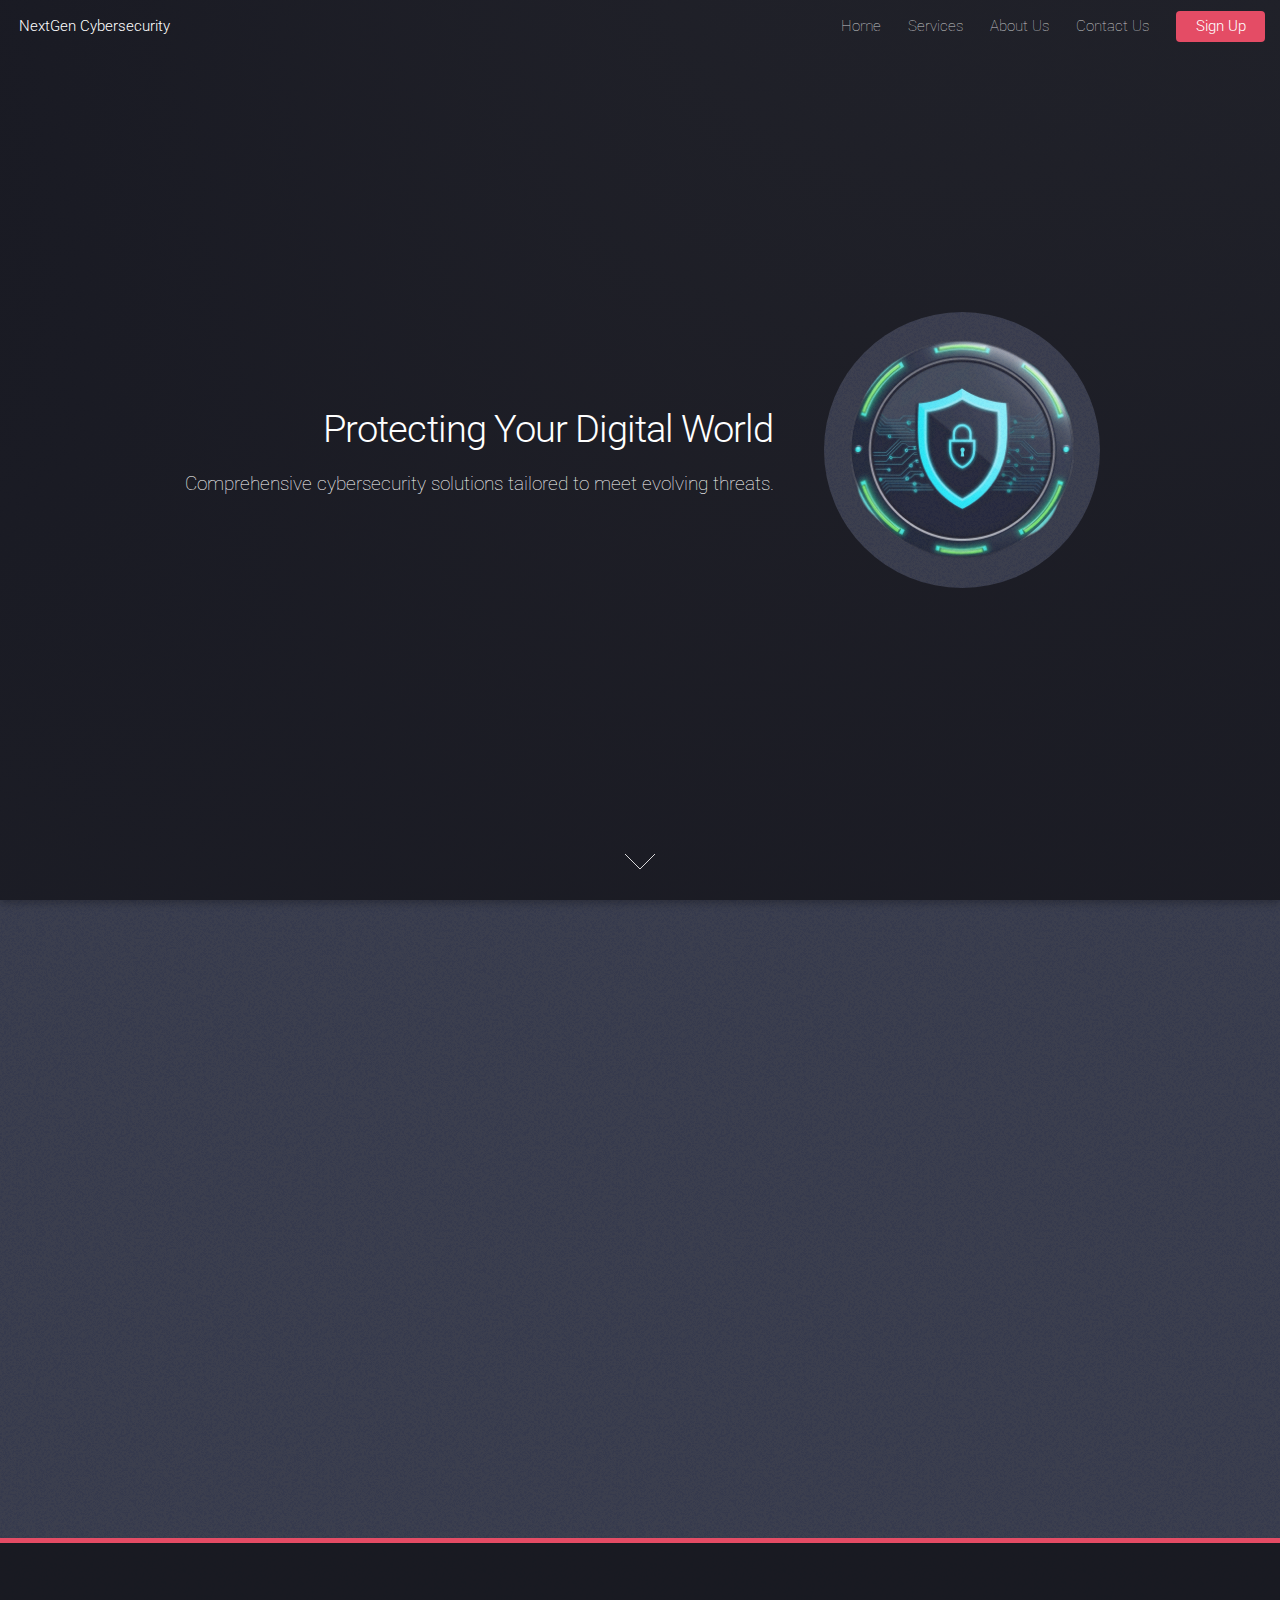
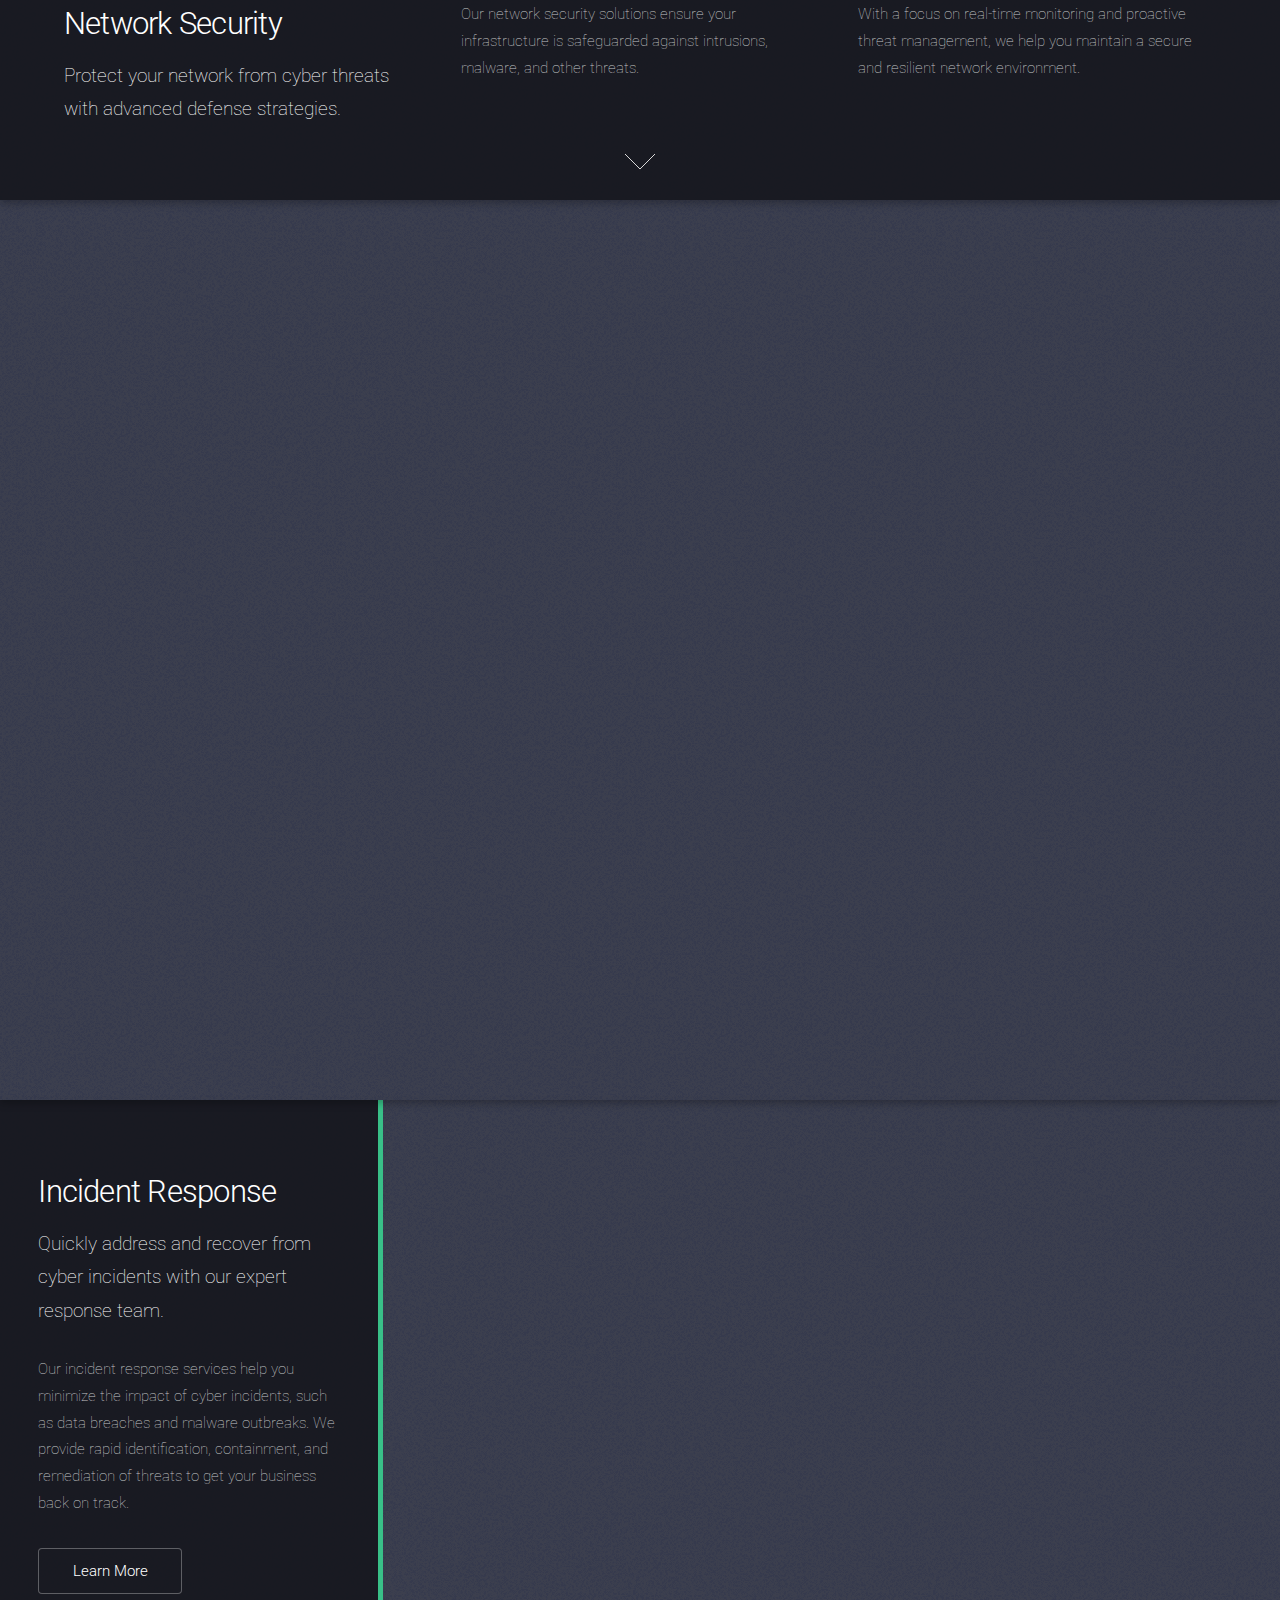
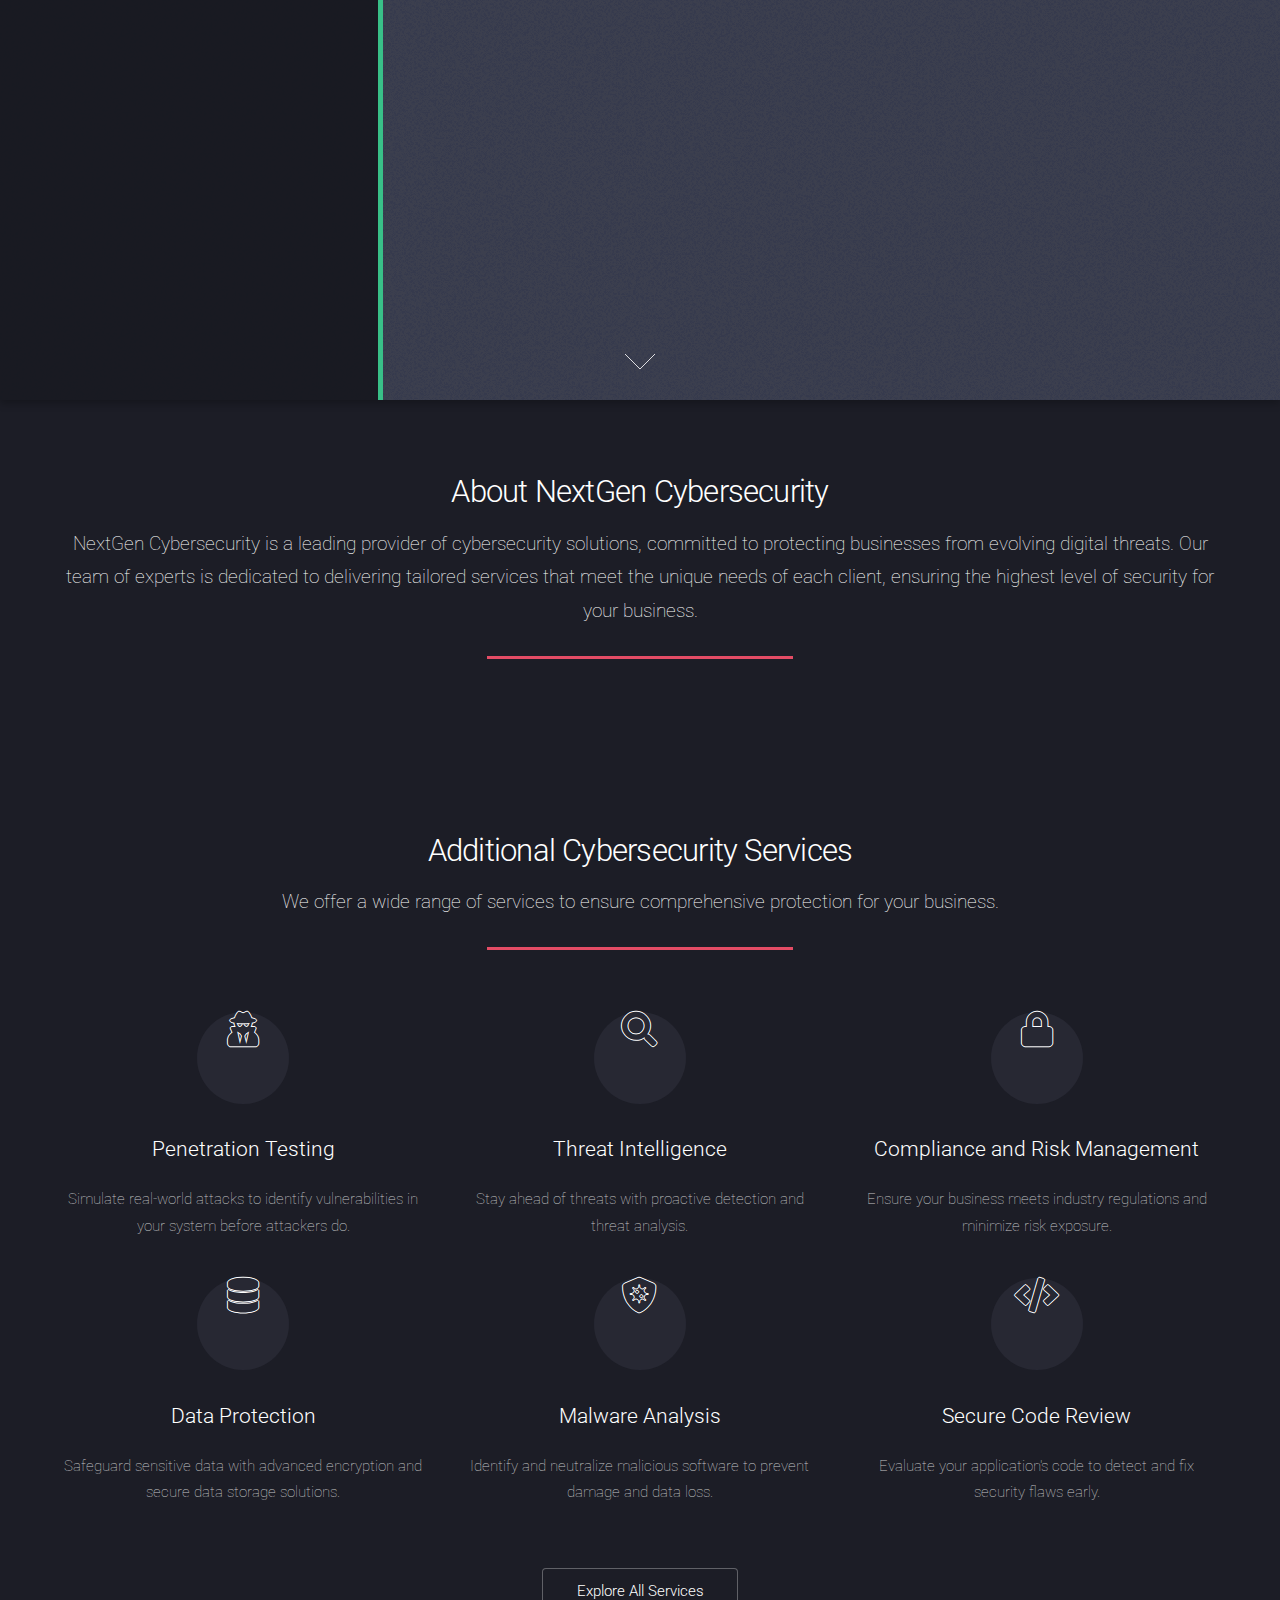
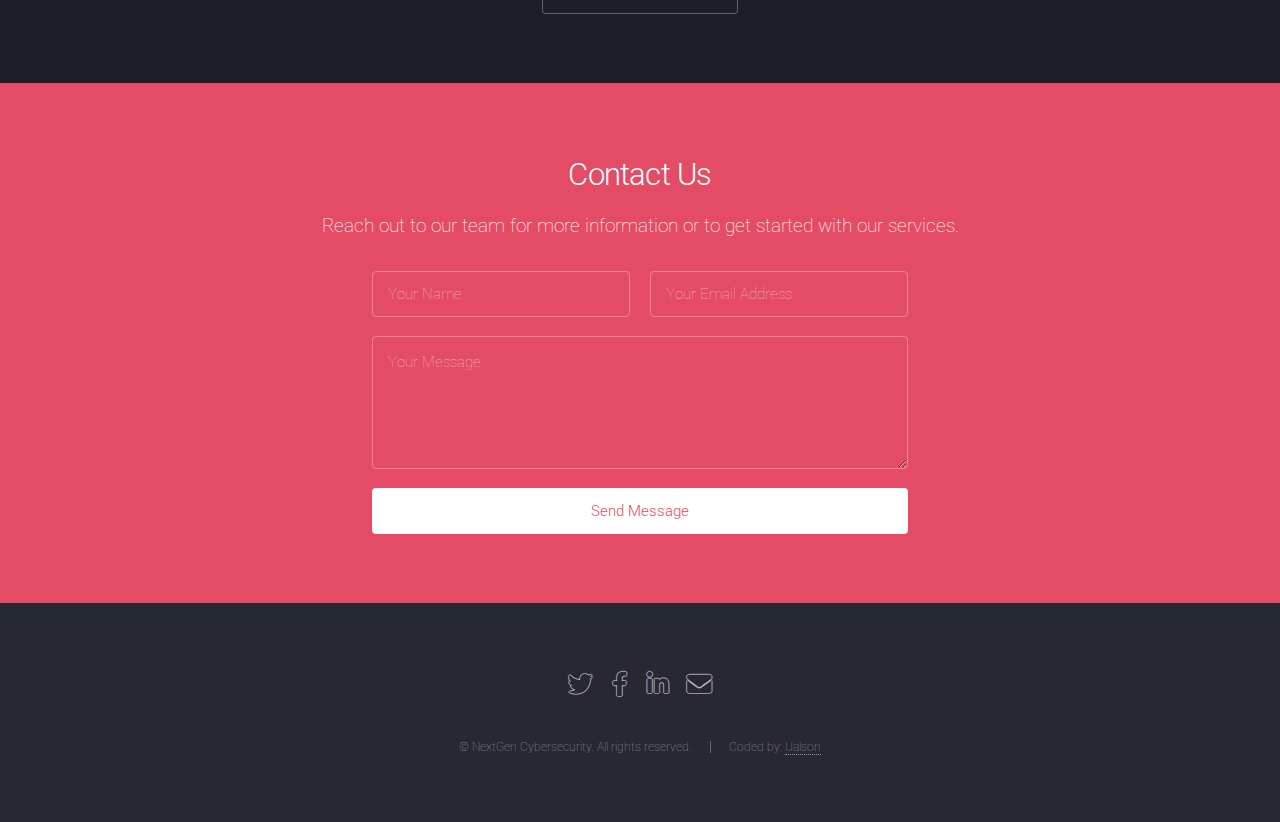
<file: index.html>
<html>
<head>
    <title>NextGen Cybersecurity Services</title>
    <meta charset="utf-8" />
    <meta name="viewport" content="width=device-width, initial-scale=1, user-scalable=no" />
    <link rel="stylesheet" href="assets/css/main.css" />
    <noscript><link rel="stylesheet" href="assets/css/noscript.css" /></noscript>
</head>
<body class="is-preload landing">
    <div id="page-wrapper">

        
        <header id="header">
            <h1 id="logo"><a href="index.html">NextGen Cybersecurity</a></h1>
            <nav id="nav">
                <ul>
                    <li><a href="index.html">Home</a></li>
                    <li>
                        <a href="#">Services</a>
                        <ul>
                            <li><a href="right-sidebar.html">Penetration Testing</a></li> <!-- Linked to right-sidebar.html -->
                            <li><a href="left-sidebar.html">Threat Intelligence</a></li> <!-- Linked to left-sidebar.html -->
                            <li><a href="no-sidebar.html">Compliance and Risk Management</a></li> <!-- Linked to nosidebar.html -->
                            <li><a href="moreservices.html">More Services</a></li>
                        </ul>
                    </li>
                    <li><a href="#about-us">About Us</a></li> <!-- Added About Us in Navbar -->
                    <li><a href="#contact">Contact Us</a></li>
                    <li><a href="signup.html" class="button primary">Sign Up</a></li>
                </ul>
            </nav>
        </header>

       
        <section id="banner">
            <div class="content">
                <header>
                    <h2>Protecting Your Digital World</h2>
                    <p>Comprehensive cybersecurity solutions tailored to meet evolving threats.</p>
                </header>
                <span class="image"><img src="images/cybersecurity-banner.jpg" alt="Cybersecurity Banner" /></span>
            </div>
            <a href="#services" class="goto-next scrolly">Next</a>
        </section>

        <!-- Cybersecurity Services Section -->
        <section id="services" class="spotlight style1 bottom">
            <span class="image fit main"><img src="images/network-security.jpg" alt="Network Security" /></span>
            <div class="content">
                <div class="container">
                    <div class="row">
                        <div class="col-4 col-12-medium">
                            <header>
                                <h2><a href="right-sidebar.html">Network Security</a></h2> <!-- Linked to right-sidebar.html -->
                                <p>Protect your network from cyber threats with advanced defense strategies.</p>
                            </header>
                        </div>
                        <div class="col-4 col-12-medium">
                            <p>Our network security solutions ensure your infrastructure is safeguarded against intrusions, malware, and other threats.</p>
                        </div>
                        <div class="col-4 col-12-medium">
                            <p>With a focus on real-time monitoring and proactive threat management, we help you maintain a secure and resilient network environment.</p>
                        </div>
                    </div>
                </div>
            </div>
            <a href="#cloud-security" class="goto-next scrolly">Next</a>
        </section>

       
        <section id="cloud-security" class="spotlight style2 right">
            <span class="image fit main"><img src="images/cloud-security.jpg" alt="Cloud Security" /></span>
            <div class="content">
                <header>
                    <h2><a href="left-sidebar.html">Cloud Security</a></h2> <!-- Linked to left-sidebar.html -->
                    <p>Protect your data and applications in the cloud with our comprehensive solutions.</p>
                </header>
                <p>Our cloud security services provide end-to-end protection for your cloud environments, ensuring that your data remains safe and compliant. We implement robust security measures, including identity and access management, encryption, and continuous monitoring.</p>
                <ul class="actions">
                    <li><a href="cloud-security.html" class="button">Learn More</a></li>

                </ul>
            </div>
            <a href="#incident-response" class="goto-next scrolly">Next</a>
        </section>

      
        <section id="incident-response" class="spotlight style3 left">
            <span class="image fit main bottom"><img src="images/incident-response.jpg" alt="Incident Response" /></span>
            <div class="content">
                <header>
                    <h2><a href="nosidebar.html">Incident Response</a></h2> <!-- Linked to nosidebar.html -->
                    <p>Quickly address and recover from cyber incidents with our expert response team.</p>
                </header>
                <p>Our incident response services help you minimize the impact of cyber incidents, such as data breaches and malware outbreaks. We provide rapid identification, containment, and remediation of threats to get your business back on track.</p>
                <ul class="actions">
                    <li><a href="incident-response.html" class="button">Learn More</a></li>
                </ul>
            </div>
            <a href="#about-us" class="goto-next scrolly">Next</a>
        </section>

        
        <section id="about-us" class="wrapper style1 special fade-up">
            <div class="container">
                <header class="major">
                    <h2>About NextGen Cybersecurity</h2>
                    <p>NextGen Cybersecurity is a leading provider of cybersecurity solutions, committed to protecting businesses from evolving digital threats. Our team of experts is dedicated to delivering tailored services that meet the unique needs of each client, ensuring the highest level of security for your business.</p>
                </header>
            </div>
        </section>

       
        <section id="additional-services" class="wrapper style1 special fade-up">
            <div class="container">
                <header class="major">
                    <h2>Additional Cybersecurity Services</h2>
                    <p>We offer a wide range of services to ensure comprehensive protection for your business.</p>
                </header>
                <div class="box alt">
                    <div class="row gtr-uniform">
                        <section class="col-4 col-6-medium col-12-xsmall">
                            <span class="icon solid alt major fa-user-secret"></span>
                            <h3>Penetration Testing</h3>
                            <p>Simulate real-world attacks to identify vulnerabilities in your system before attackers do.</p>
                        </section>
                        <section class="col-4 col-6-medium col-12-xsmall">
                            <span class="icon solid alt major fa-search"></span>
                            <h3>Threat Intelligence</h3>
                            <p>Stay ahead of threats with proactive detection and threat analysis.</p>
                        </section>
                        <section class="col-4 col-6-medium col-12-xsmall">
                            <span class="icon solid alt major fa-lock"></span>
                            <h3>Compliance and Risk Management</h3>
                            <p>Ensure your business meets industry regulations and minimize risk exposure.</p>
                        </section>
                        <section class="col-4 col-6-medium col-12-xsmall">
                            <span class="icon solid alt major fa-database"></span>
                            <h3>Data Protection</h3>
                            <p>Safeguard sensitive data with advanced encryption and secure data storage solutions.</p>
                        </section>
                        <section class="col-4 col-6-medium col-12-xsmall">
                            <span class="icon solid alt major fa-shield-virus"></span>
                            <h3>Malware Analysis</h3>
                            <p>Identify and neutralize malicious software to prevent damage and data loss.</p>
                        </section>
                        <section class="col-4 col-6-medium col-12-xsmall">
                            <span class="icon solid alt major fa-code"></span>
                            <h3>Secure Code Review</h3>
                            <p>Evaluate your application's code to detect and fix security flaws early.</p>
                        </section>
                    </div>
                </div>
                <footer class="major">
                    <ul class="actions special">
                        <li><a href="moreservices.html" class="button">Explore All Services</a></li>
                    </ul>
                </footer>
            </div>
        </section>

  
        <section id="contact" class="wrapper style2 special fade">
            <div class="container">
                <header>
                    <h2>Contact Us</h2>
                    <p>Reach out to our team for more information or to get started with our services.</p>
                </header>
                <form method="post" action="contact.html" class="cta">
                    <div class="row gtr-uniform gtr-50">
                        <div class="col-6 col-12-xsmall">
                            <input type="text" name="name" id="name" placeholder="Your Name" required />
                        </div>
                        <div class="col-6 col-12-xsmall">
                            <input type="email" name="email" id="email" placeholder="Your Email Address" required />
                        </div>
                        <div class="col-12">
                            <textarea name="message" id="message" placeholder="Your Message" rows="4" required></textarea>
                        </div>
                        <div class="col-12">
                            <input type="submit" value="Send Message" class="fit primary" />
                        </div>
                    </div>
                </form>
            </div>
        </section>

      
        <footer id="footer">
            <ul class="icons">
                <li><a href="#" class="icon brands alt fa-twitter"><span class="label">Twitter</span></a></li>
                <li><a href="#" class="icon brands alt fa-facebook-f"><span class="label">Facebook</span></a></li>
                <li><a href="#" class="icon brands alt fa-linkedin-in"><span class="label">LinkedIn</span></a></li>
                <li><a href="#" class="icon solid alt fa-envelope"><span class="label">Email</span></a></li>
            </ul>
            <ul class="copyright">
                <li>&copy; NextGen Cybersecurity. All rights reserved.</li><li>Coded by: <a href="http://html5up.net">Ualson</a></li>
            </ul>
        </footer>

    </div>

    <!-- Scripts -->
    <script src="assets/js/jquery.min.js"></script>
    <script src="assets/js/jquery.scrolly.min.js"></script>
    <script src="assets/js/jquery.dropotron.min.js"></script>
    <script src="assets/js/jquery.scrollex.min.js"></script>
    <script src="assets/js/browser.min.js"></script>
    <script src="assets/js/breakpoints.min.js"></script>
    <script src="assets/js/util.js"></script>
    <script src="assets/js/main.js"></script>

</body>
</html>
</file>
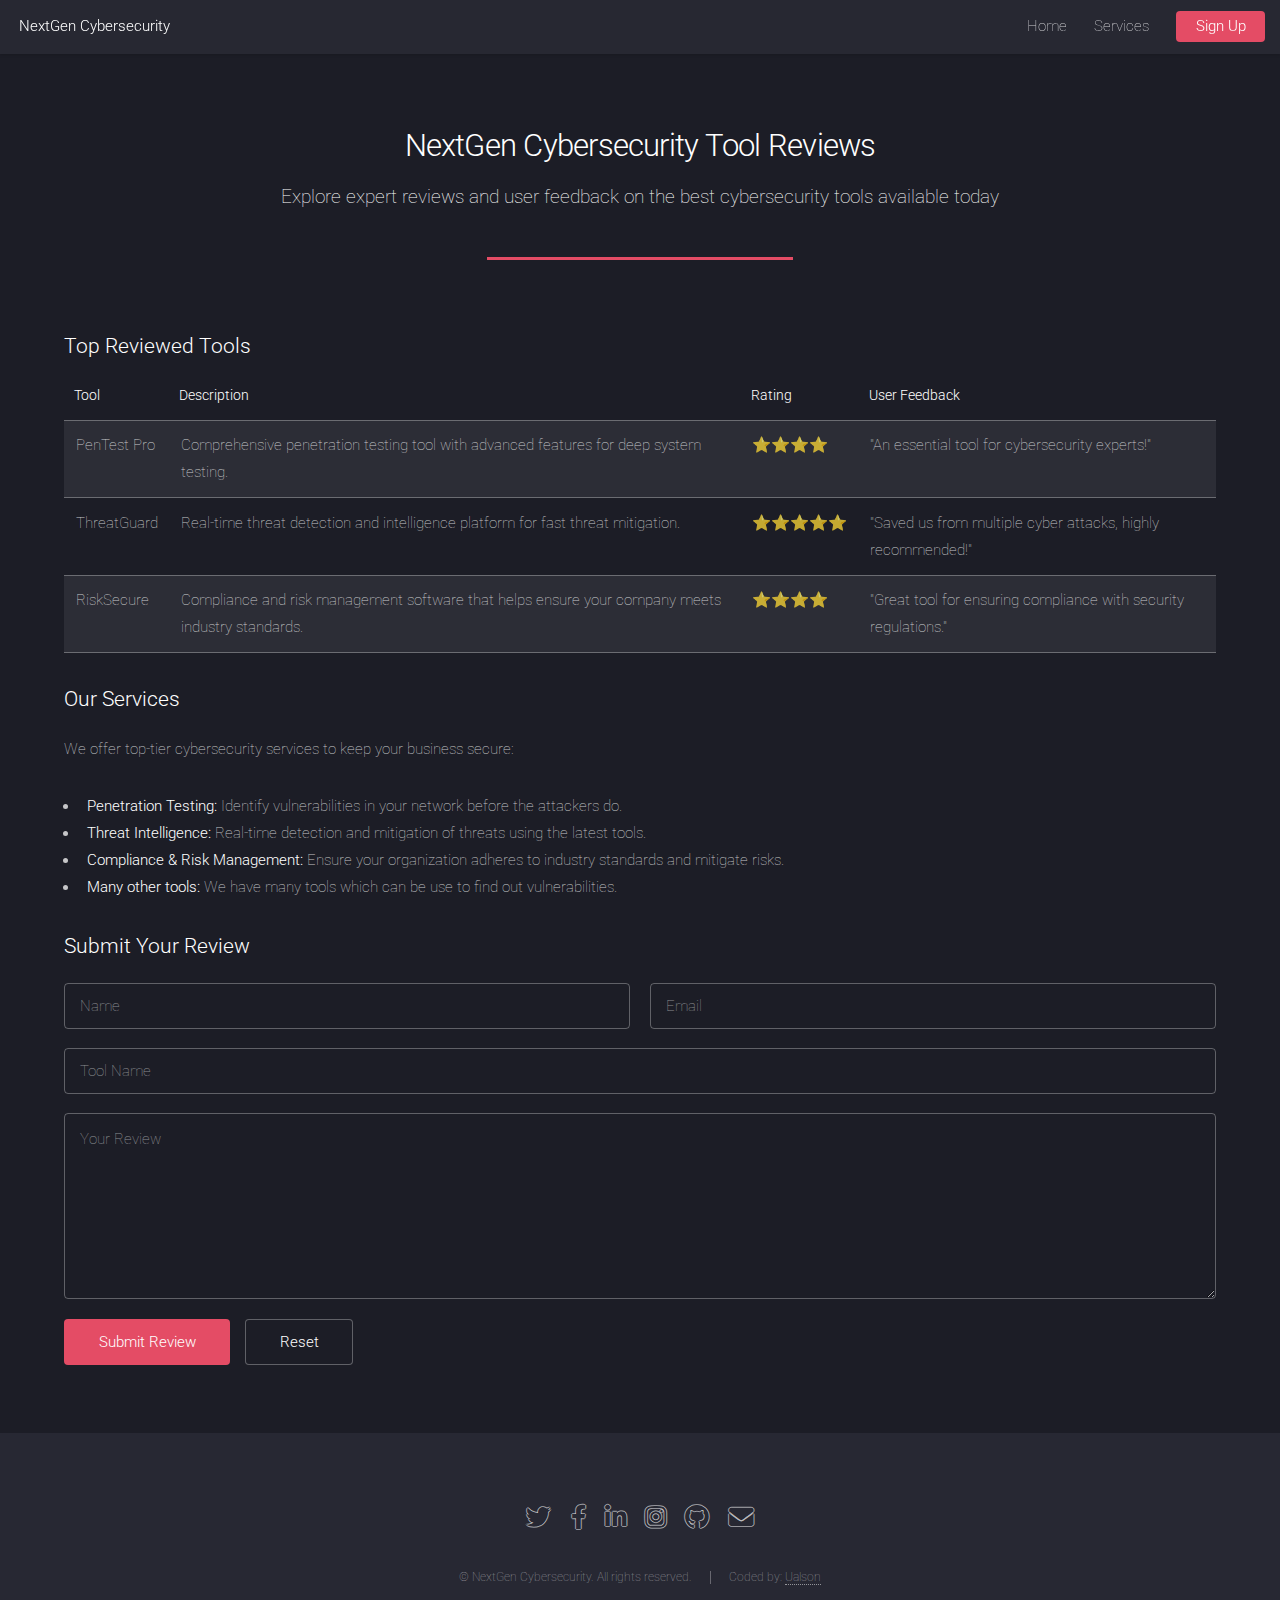
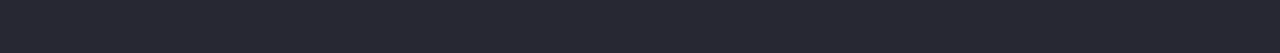
<file: elements.html>
<!DOCTYPE HTML>
<html>
  <head>
    <title>NextGen Cybersecurity Tool Reviews</title>
    <meta charset="utf-8" />
    <meta name="viewport" content="width=device-width, initial-scale=1, user-scalable=no" />
    <link rel="stylesheet" href="assets/css/main.css" />
    <noscript><link rel="stylesheet" href="assets/css/noscript.css" /></noscript>
  </head>
  <body class="is-preload">
    <div id="page-wrapper">

      <!-- Header -->
      <header id="header">
        <h1 id="logo"><a href="index.html">NextGen Cybersecurity</a></h1>
        <nav id="nav">
          <ul>
            <li><a href="index.html">Home</a></li>
            <li>
              <a href="#">Services</a>
              <ul>
                <li><a href="right-sidebar.html">Penetration Testing</a></li>
                <li><a href="left-sidebar.html">Threat Intelligence</a></li>
                <li><a href="no-sidebar.html">Compliance & Risk Management</a></li>
                <li><a href="moreservices.html">More Services</a></li>
              </ul>
            </li>
            <li><a href="#" class="button primary">Sign Up</a></li>
          </ul>
        </nav>
      </header>

      <!-- Main -->
      <div id="main" class="wrapper style1">
        <div class="container">
          <header class="major">
            <h2>NextGen Cybersecurity Tool Reviews</h2>
            <p>Explore expert reviews and user feedback on the best cybersecurity tools available today</p>
          </header>

          <!-- Tool Reviews Section -->
          <section>
            <h3>Top Reviewed Tools</h3>
            <div class="table-wrapper">
              <table>
                <thead>
                  <tr>
                    <th>Tool</th>
                    <th>Description</th>
                    <th>Rating</th>
                    <th>User Feedback</th>
                  </tr>
                </thead>
                <tbody>
                  <tr>
                    <td>PenTest Pro</td>
                    <td>Comprehensive penetration testing tool with advanced features for deep system testing.</td>
                    <td>⭐⭐⭐⭐</td>
                    <td>"An essential tool for cybersecurity experts!"</td>
                  </tr>
                  <tr>
                    <td>ThreatGuard</td>
                    <td>Real-time threat detection and intelligence platform for fast threat mitigation.</td>
                    <td>⭐⭐⭐⭐⭐</td>
                    <td>"Saved us from multiple cyber attacks, highly recommended!"</td>
                  </tr>
                  <tr>
                    <td>RiskSecure</td>
                    <td>Compliance and risk management software that helps ensure your company meets industry standards.</td>
                    <td>⭐⭐⭐⭐</td>
                    <td>"Great tool for ensuring compliance with security regulations."</td>
                  </tr>
                </tbody>
              </table>
            </div>
          </section>

          <!-- Services Section -->
          <section>
            <h3>Our Services</h3>
            <p>We offer top-tier cybersecurity services to keep your business secure:</p>
            <ul>
              <li><b>Penetration Testing:</b> Identify vulnerabilities in your network before the attackers do.</li>
              <li><b>Threat Intelligence:</b> Real-time detection and mitigation of threats using the latest tools.</li>
              <li><b>Compliance & Risk Management:</b> Ensure your organization adheres to industry standards and mitigate risks.</li>
              <li><b>Many other tools:</b> We have many tools which can be use to find out vulnerabilities.</li>
            </ul>
          </section>

          <!-- User Reviews Section -->
          <section>
            <h3>Submit Your Review</h3>
            <form method="post" action="#">
              <div class="row gtr-uniform gtr-50">
                <div class="col-6 col-12-xsmall">
                  <input type="text" name="name" id="name" value="" placeholder="Name" />
                </div>
                <div class="col-6 col-12-xsmall">
                  <input type="email" name="email" id="email" value="" placeholder="Email" />
                </div>
                <div class="col-12">
                  <input type="text" name="tool" id="tool" value="" placeholder="Tool Name" />
                </div>
                <div class="col-12">
                  <textarea name="feedback" id="feedback" placeholder="Your Review" rows="6"></textarea>
                </div>
                <div class="col-12">
                  <ul class="actions">
                    <li><input type="submit" value="Submit Review" class="primary" /></li>
                    <li><input type="reset" value="Reset" /></li>
                  </ul>
                </div>
              </div>
            </form>
          </section>
        </div>
      </div>

      <!-- Footer -->
      <footer id="footer">
        <ul class="icons">
          <li><a href="#" class="icon brands alt fa-twitter"><span class="label">Twitter</span></a></li>
          <li><a href="#" class="icon brands alt fa-facebook-f"><span class="label">Facebook</span></a></li>
          <li><a href="#" class="icon brands alt fa-linkedin-in"><span class="label">LinkedIn</span></a></li>
          <li><a href="#" class="icon brands alt fa-instagram"><span class="label">Instagram</span></a></li>
          <li><a href="#" class="icon brands alt fa-github"><span class="label">GitHub</span></a></li>
          <li><a href="#" class="icon solid alt fa-envelope"><span class="label">Email</span></a></li>
        </ul>
        <ul class="copyright">
          <li>&copy; NextGen Cybersecurity. All rights reserved.</li><li>Coded by: <a href="http://html5up.net">Ualson</a></li>
        </ul>
      </footer>
    </div>

    <!-- Scripts -->
    <script src="assets/js/jquery.min.js"></script>
    <script src="assets/js/jquery.scrolly.min.js"></script>
    <script src="assets/js/jquery.dropotron.min.js"></script>
    <script src="assets/js/jquery.scrollex.min.js"></script>
    <script src="assets/js/browser.min.js"></script>
    <script src="assets/js/breakpoints.min.js"></script>
    <script src="assets/js/util.js"></script>
    <script src="assets/js/main.js"></script>
  </body>
</html>
</file>
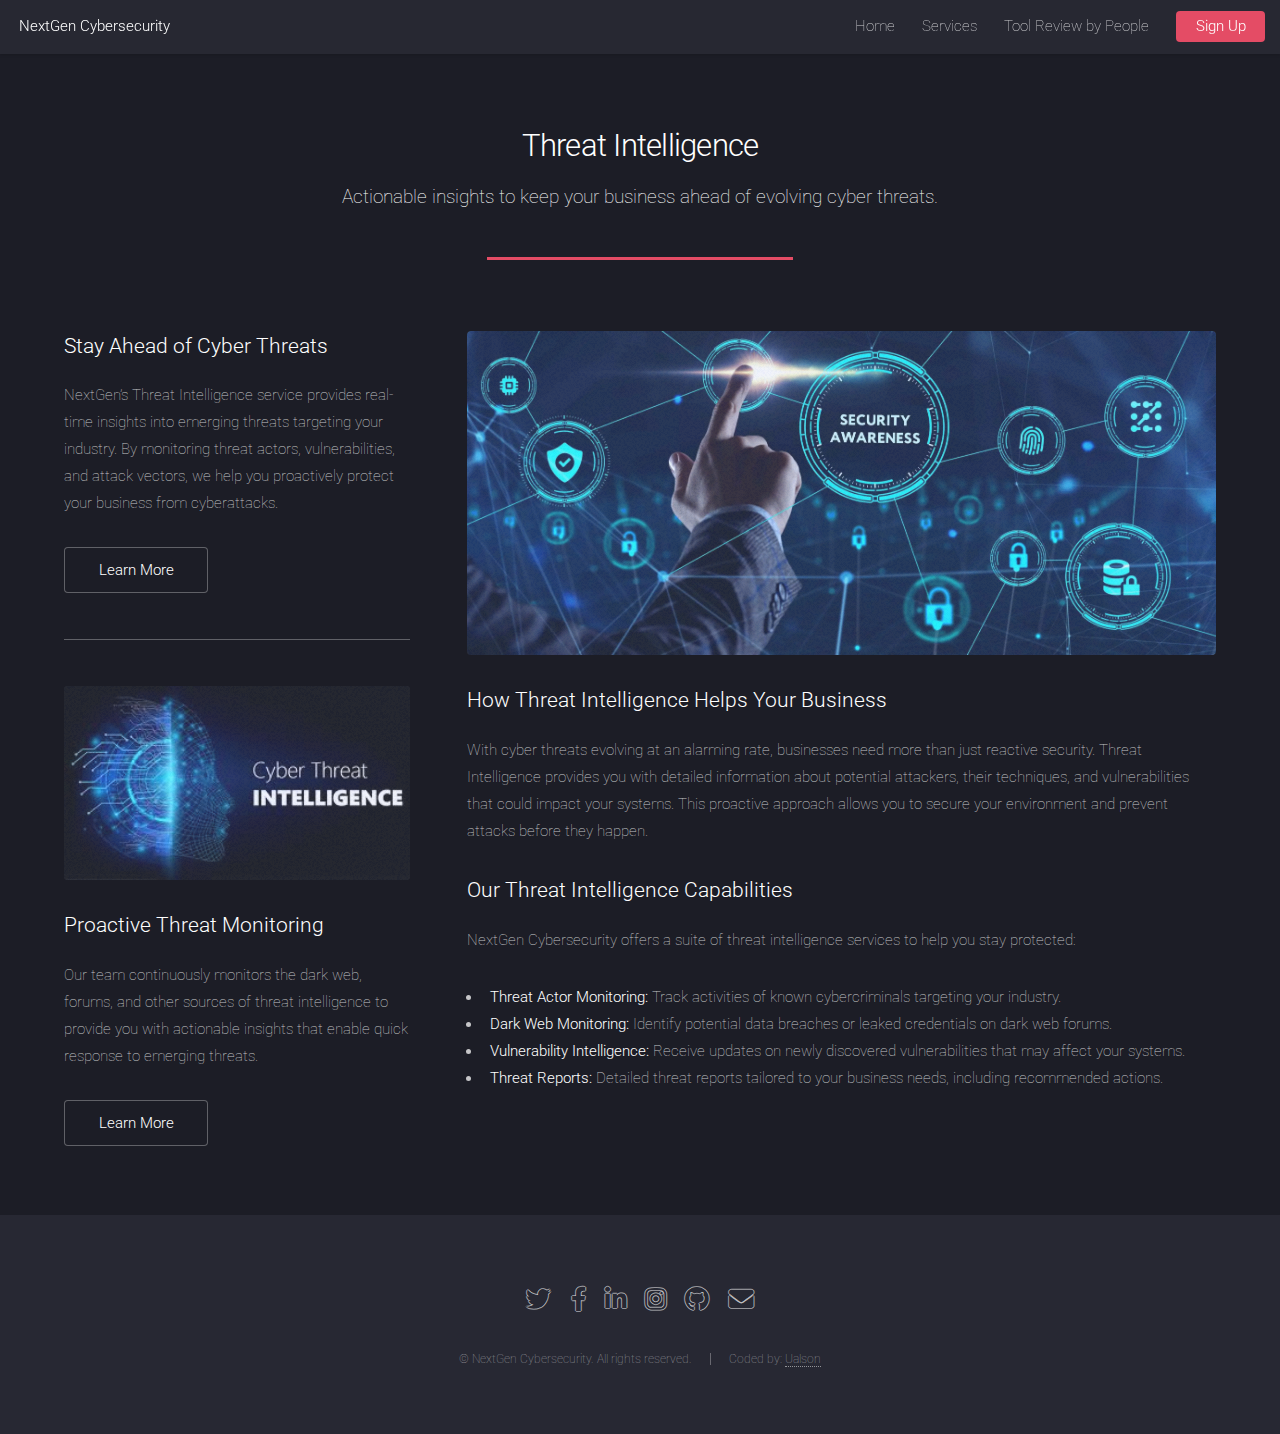
<file: left-sidebar.html>
<!DOCTYPE HTML>
<!--
    Threat Intelligence - NextGen Cybersecurity
-->
<html>
    <head>
        <title>Threat Intelligence - NextGen Cybersecurity</title>
        <meta charset="utf-8" />
        <meta name="viewport" content="width=device-width, initial-scale=1, user-scalable=no" />
        <link rel="stylesheet" href="assets/css/main.css" />
        <noscript><link rel="stylesheet" href="assets/css/noscript.css" /></noscript>
    </head>
    <body class="is-preload">
        <div id="page-wrapper">

            <!-- Header -->
            <header id="header">
                <h1 id="logo"><a href="index.html">NextGen Cybersecurity</a></h1>
                <nav id="nav">
                    <ul>
                        <li><a href="index.html">Home</a></li>
                        <li>
                            <a href="#">Services</a>
                            <ul>
                                <li><a href="right-sidebar.html">Penetration Testing</a></li>
                                <li><a href="left-sidebar.html">Threat Intelligence</a></li>
                                <li><a href="no-sidebar.html">Compliance and Risk Management</a></li>
                                <li><a href="moreservices.html">More Services</a></li>
                            </ul>
                        </li>
                        <li><a href="elements.html">Tool Review by People</a></li> <!-- Renamed Elements -->
                        <li><a href="signup.html" class="button primary">Sign Up</a></li> <!-- Updated Sign Up -->
                    </ul>
                </nav>
            </header>

            <!-- Main -->
            <div id="main" class="wrapper style1">
                <div class="container">
                    <header class="major">
                        <h2>Threat Intelligence</h2>
                        <p>Actionable insights to keep your business ahead of evolving cyber threats.</p>
                    </header>
                    <div class="row gtr-150">
                        <div class="col-4 col-12-medium">

                            <!-- Sidebar -->
                            <section id="sidebar">
                                <section>
                                    <h3>Stay Ahead of Cyber Threats</h3>
                                    <p>NextGen’s Threat Intelligence service provides real-time insights into emerging threats targeting your industry. By monitoring threat actors, vulnerabilities, and attack vectors, we help you proactively protect your business from cyberattacks.</p>
                                    <footer>
                                        <ul class="actions">
                                            <li><a href="#" class="button">Learn More</a></li>
                                        </ul>
                                    </footer>
                                </section>
                                <hr />
                                <section>
                                    <a href="#" class="image fit"><img src="images/threat-intelligence.jpg" alt="Threat Intelligence" /></a>
                                    <h3>Proactive Threat Monitoring</h3>
                                    <p>Our team continuously monitors the dark web, forums, and other sources of threat intelligence to provide you with actionable insights that enable quick response to emerging threats.</p>
                                    <footer>
                                        <ul class="actions">
                                            <li><a href="#" class="button">Learn More</a></li>
                                        </ul>
                                    </footer>
                                </section>
                            </section>

                        </div>
                        <div class="col-8 col-12-medium imp-medium">

                            <!-- Content -->
                            <section id="content">
                                <a href="#" class="image fit"><img src="images/cyber-defense.jpg" alt="Cyber Defense" /></a>
                                <h3>How Threat Intelligence Helps Your Business</h3>
                                <p>With cyber threats evolving at an alarming rate, businesses need more than just reactive security. Threat Intelligence provides you with detailed information about potential attackers, their techniques, and vulnerabilities that could impact your systems. This proactive approach allows you to secure your environment and prevent attacks before they happen.</p>

                                <h3>Our Threat Intelligence Capabilities</h3>
                                <p>NextGen Cybersecurity offers a suite of threat intelligence services to help you stay protected:</p>
                                <ul>
                                    <li><strong>Threat Actor Monitoring:</strong> Track activities of known cybercriminals targeting your industry.</li>
                                    <li><strong>Dark Web Monitoring:</strong> Identify potential data breaches or leaked credentials on dark web forums.</li>
                                    <li><strong>Vulnerability Intelligence:</strong> Receive updates on newly discovered vulnerabilities that may affect your systems.</li>
                                    <li><strong>Threat Reports:</strong> Detailed threat reports tailored to your business needs, including recommended actions.</li>
                                </ul>
                            </section>

                        </div>
                    </div>
                </div>
            </div>

            <!-- Footer -->
            <footer id="footer">
                <ul class="icons">
                    <li><a href="#" class="icon brands alt fa-twitter"><span class="label">Twitter</span></a></li>
                    <li><a href="#" class="icon brands alt fa-facebook-f"><span class="label">Facebook</span></a></li>
                    <li><a href="#" class="icon brands alt fa-linkedin-in"><span class="label">LinkedIn</span></a></li>
                    <li><a href="#" class="icon brands alt fa-instagram"><span class="label">Instagram</span></a></li>
                    <li><a href="#" class="icon brands alt fa-github"><span class="label">GitHub</span></a></li>
                    <li><a href="#" class="icon solid alt fa-envelope"><span class="label">Email</span></a></li>
                </ul>
                <ul class="copyright">
                    <li>&copy; NextGen Cybersecurity. All rights reserved.</li><li>Coded by: <a href="http://html5up.net">Ualson</a></li>
                </ul>
            </footer>

        </div>

        <!-- Scripts -->
        <script src="assets/js/jquery.min.js"></script>
        <script src="assets/js/jquery.scrolly.min.js"></script>
        <script src="assets/js/jquery.dropotron.min.js"></script>
        <script src="assets/js/jquery.scrollex.min.js"></script>
        <script src="assets/js/browser.min.js"></script>
        <script src="assets/js/breakpoints.min.js"></script>
        <script src="assets/js/util.js"></script>
        <script src="assets/js/main.js"></script>

    </body>
</html>
</file>
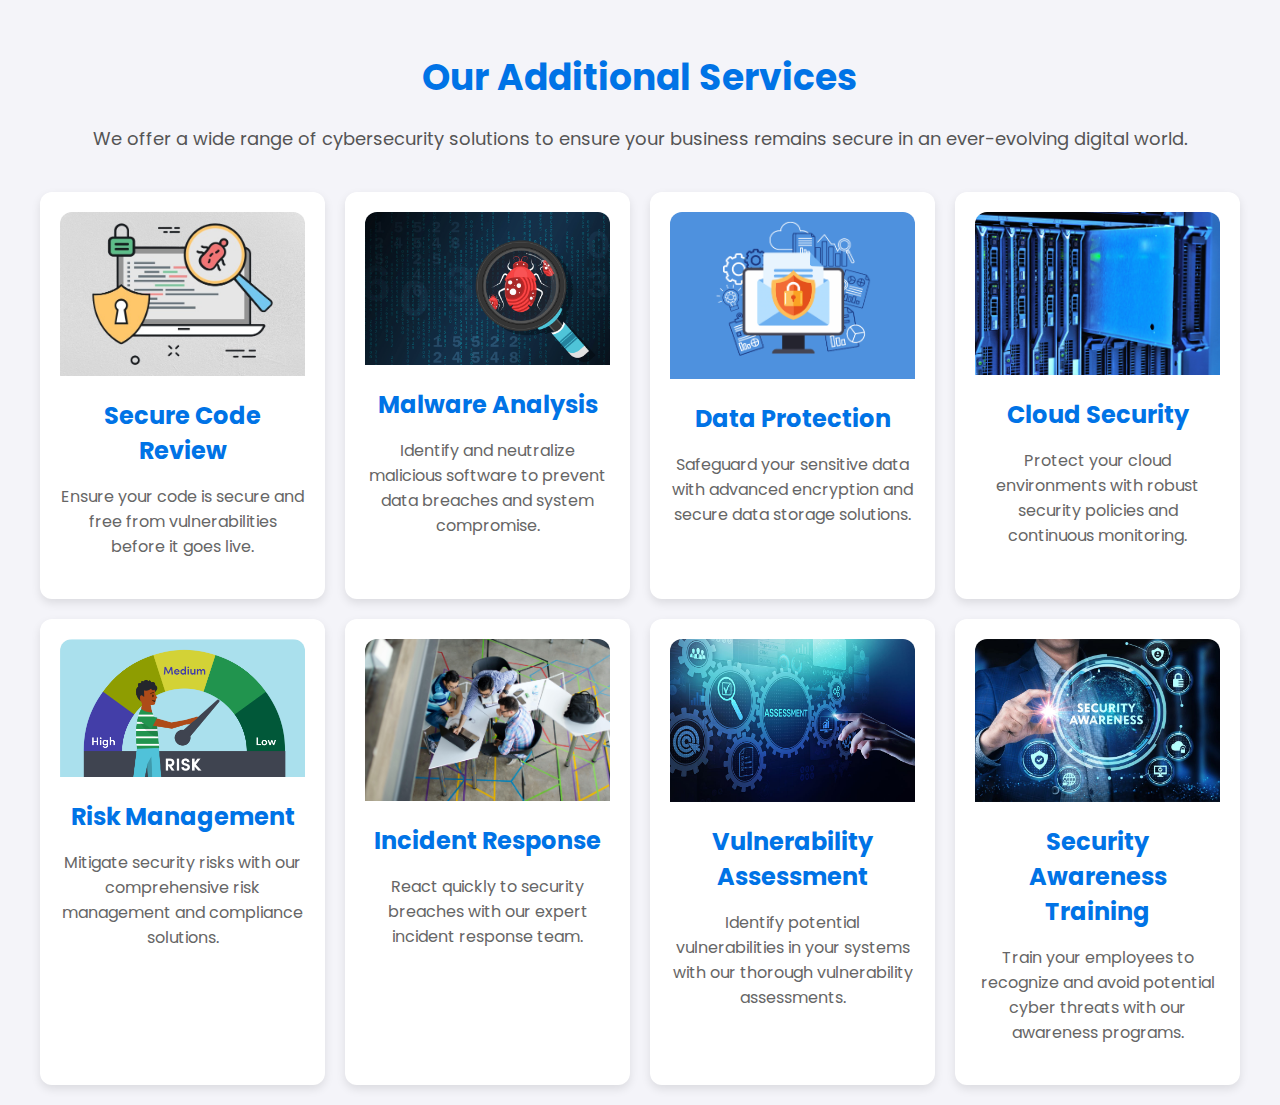
<file: moreservices.html>
<!DOCTYPE HTML>
<html lang="en">
<head>
    <meta charset="UTF-8">
    <meta name="viewport" content="width=device-width, initial-scale=1.0">
    <meta http-equiv="X-UA-Compatible" content="IE=edge">
    <title>Additional Services | NextGen Cybersecurity</title>
    <link rel="stylesheet" href="assets/css/moreservices.css" />
    <link href="https://fonts.googleapis.com/css2?family=Poppins:wght@300;500;700&display=swap" rel="stylesheet">
</head>
<body>
    <section id="services" class="services">
        <div class="container">
            <h2>Our Additional Services</h2>
            <p>We offer a wide range of cybersecurity solutions to ensure your business remains secure in an ever-evolving digital world.</p>
            <div class="service-cards">
                <!-- Existing services -->
                <div class="card">
                    <img src="images/0.jpg" alt="Secure Code Review">
                    <h3>Secure Code Review</h3>
                    <p>Ensure your code is secure and free from vulnerabilities before it goes live.</p>
                </div>
                <div class="card">
                    <img src="images/1.jpg" alt="Malware Analysis">
                    <h3>Malware Analysis</h3>
                    <p>Identify and neutralize malicious software to prevent data breaches and system compromise.</p>
                </div>
                <div class="card">
                    <img src="images/3.jpg" alt="Data Protection">
                    <h3>Data Protection</h3>
                    <p>Safeguard your sensitive data with advanced encryption and secure data storage solutions.</p>
                </div>
                <div class="card">
                    <img src="images/cloud-security.jpg" alt="Cloud Security">
                    <h3>Cloud Security</h3>
                    <p>Protect your cloud environments with robust security policies and continuous monitoring.</p>
                </div>
                <div class="card">
                    <img src="images/4.jpg" alt="Risk Management">
                    <h3>Risk Management</h3>
                    <p>Mitigate security risks with our comprehensive risk management and compliance solutions.</p>
                </div>
                <div class="card">
                    <img src="images/incident-response.jpg" alt="Incident Response">
                    <h3>Incident Response</h3>
                    <p>React quickly to security breaches with our expert incident response team.</p>
                </div>

                <!-- New services -->
                <div class="card">
                    <img src="images/6.jpg" alt="Vulnerability Assessment">
                    <h3>Vulnerability Assessment</h3>
                    <p>Identify potential vulnerabilities in your systems with our thorough vulnerability assessments.</p>
                </div>
                <div class="card">
                    <img src="images/7.jpg" alt="Security Awareness Training">
                    <h3>Security Awareness Training</h3>
                    <p>Train your employees to recognize and avoid potential cyber threats with our awareness programs.</p>
                </div>
            </div>
        </div>
    </section>

    <!-- Scripts -->
    <script src="assets/js/main.js"></script>
</body>
</html>
</file>
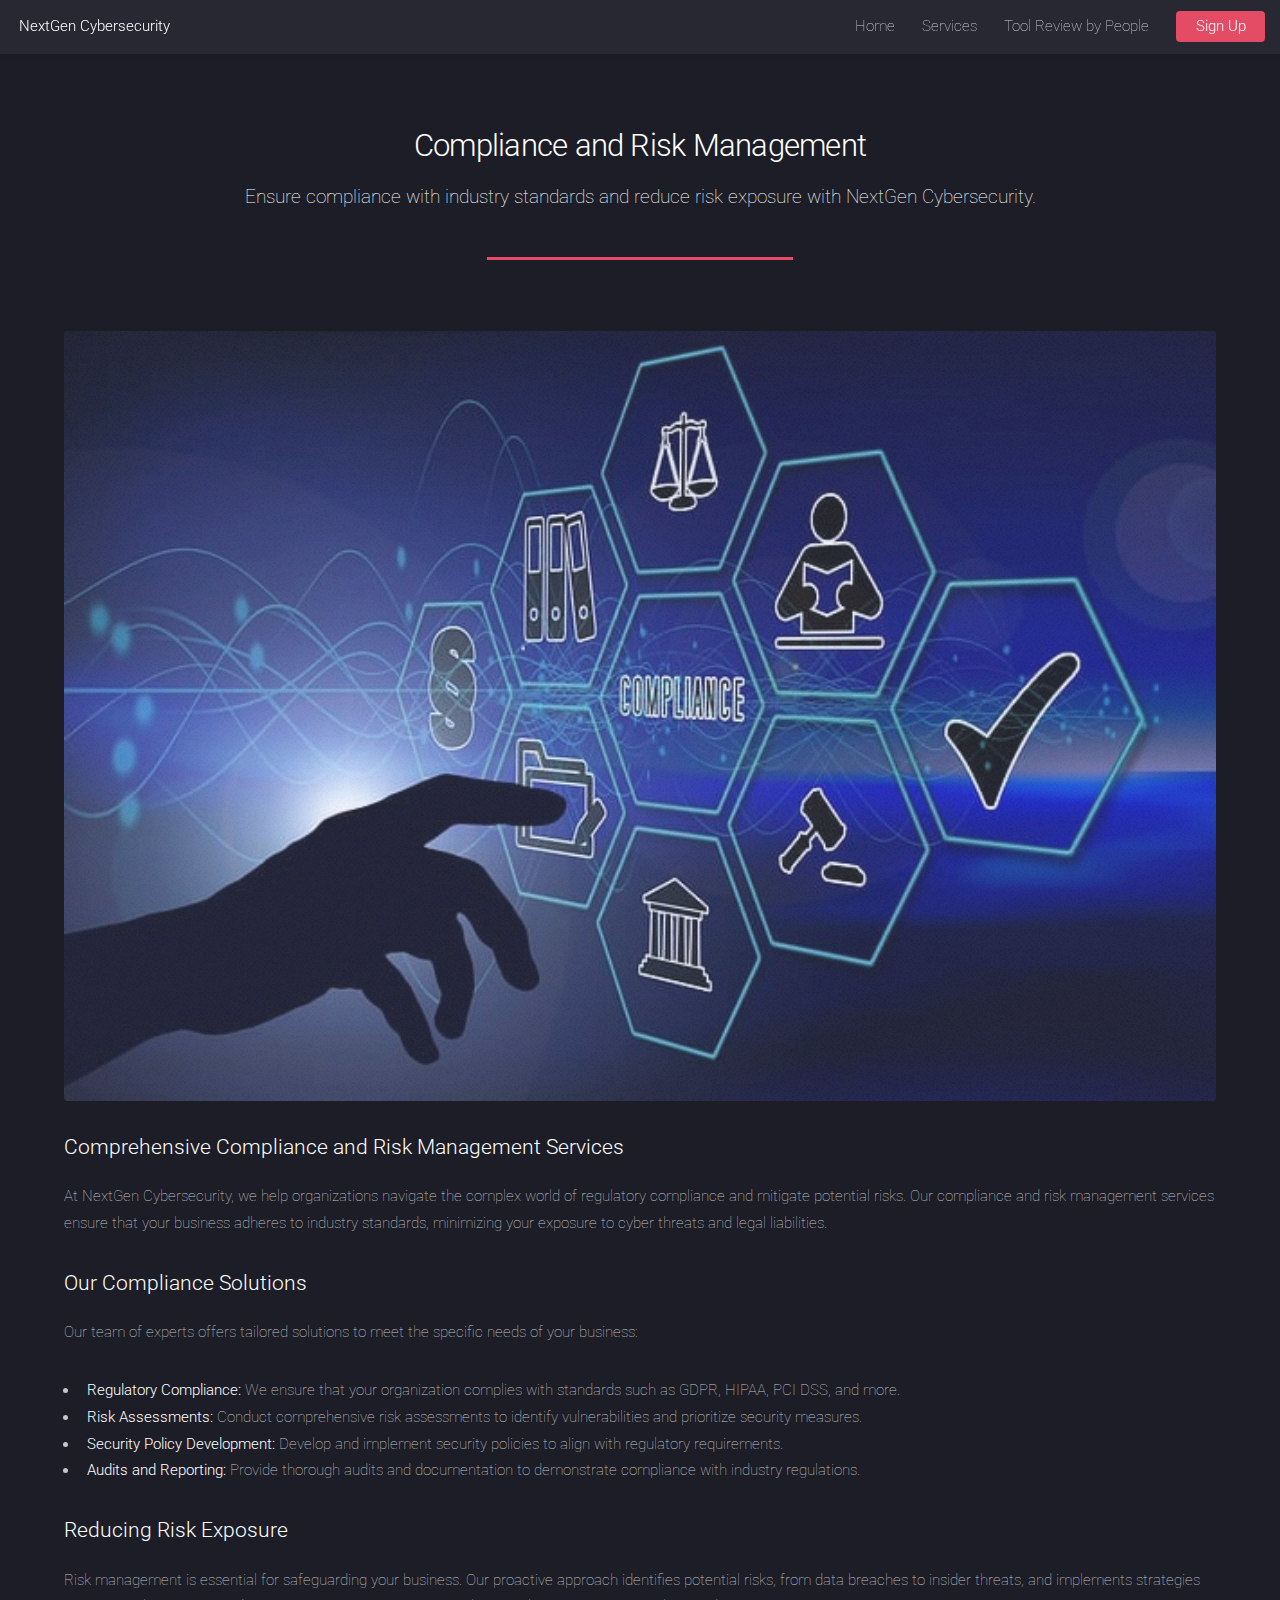
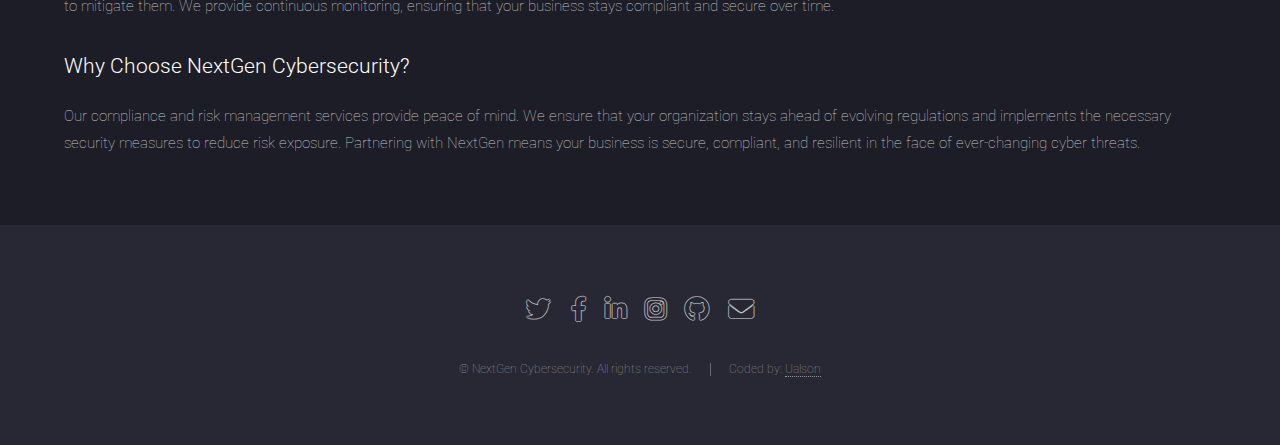
<file: no-sidebar.html>
<!DOCTYPE HTML>
<!--
    Compliance and Risk Management - NextGen Cybersecurity
-->
<html>
    <head>
        <title>Compliance and Risk Management - NextGen Cybersecurity</title>
        <meta charset="utf-8" />
        <meta name="viewport" content="width=device-width, initial-scale=1, user-scalable=no" />
        <link rel="stylesheet" href="assets/css/main.css" />
        <noscript><link rel="stylesheet" href="assets/css/noscript.css" /></noscript>
    </head>
    <body class="is-preload">
        <div id="page-wrapper">

            <!-- Header -->
            <header id="header">
                <h1 id="logo"><a href="index.html">NextGen Cybersecurity</a></h1>
                <nav id="nav">
                    <ul>
                        <li><a href="index.html">Home</a></li>
                        <li>
                            <a href="#">Services</a>
                            <ul>
                                <li><a href="right-sidebar.html">Penetration Testing</a></li>
                                <li><a href="left-sidebar.html">Threat Intelligence</a></li>
                                <li><a href="no-sidebar.html">Compliance and Risk Management</a></li>
                                 <li><a href="moreservices.html">More Services</a></li>
                            </ul>
                        </li>
                        <li><a href="elements.html">Tool Review by People</a></li>
                        <li><a href="signup.html" class="button primary">Sign Up</a></li> <!-- Updated Sign Up -->
                    </ul>
                </nav>
            </header>

            <!-- Main -->
            <div id="main" class="wrapper style1">
                <div class="container">
                    <header class="major">
                        <h2>Compliance and Risk Management</h2>
                        <p>Ensure compliance with industry standards and reduce risk exposure with NextGen Cybersecurity.</p>
                    </header>

                    <!-- Content -->
                    <section id="content">
                        <a href="#" class="image fit"><img src="images/compliance-risk.jpg" alt="Compliance and Risk Management" /></a>
                        <h3>Comprehensive Compliance and Risk Management Services</h3>
                        <p>At NextGen Cybersecurity, we help organizations navigate the complex world of regulatory compliance and mitigate potential risks. Our compliance and risk management services ensure that your business adheres to industry standards, minimizing your exposure to cyber threats and legal liabilities.</p>
                        
                        <h3>Our Compliance Solutions</h3>
                        <p>Our team of experts offers tailored solutions to meet the specific needs of your business:</p>
                        <ul>
                            <li><strong>Regulatory Compliance:</strong> We ensure that your organization complies with standards such as GDPR, HIPAA, PCI DSS, and more.</li>
                            <li><strong>Risk Assessments:</strong> Conduct comprehensive risk assessments to identify vulnerabilities and prioritize security measures.</li>
                            <li><strong>Security Policy Development:</strong> Develop and implement security policies to align with regulatory requirements.</li>
                            <li><strong>Audits and Reporting:</strong> Provide thorough audits and documentation to demonstrate compliance with industry regulations.</li>
                        </ul>

                        <h3>Reducing Risk Exposure</h3>
                        <p>Risk management is essential for safeguarding your business. Our proactive approach identifies potential risks, from data breaches to insider threats, and implements strategies to mitigate them. We provide continuous monitoring, ensuring that your business stays compliant and secure over time.</p>

                        <h3>Why Choose NextGen Cybersecurity?</h3>
                        <p>Our compliance and risk management services provide peace of mind. We ensure that your organization stays ahead of evolving regulations and implements the necessary security measures to reduce risk exposure. Partnering with NextGen means your business is secure, compliant, and resilient in the face of ever-changing cyber threats.</p>
                    </section>

                </div>
            </div>

            <!-- Footer -->
            <footer id="footer">
                <ul class="icons">
                    <li><a href="#" class="icon brands alt fa-twitter"><span class="label">Twitter</span></a></li>
                    <li><a href="#" class="icon brands alt fa-facebook-f"><span class="label">Facebook</span></a></li>
                    <li><a href="#" class="icon brands alt fa-linkedin-in"><span class="label">LinkedIn</span></a></li>
                    <li><a href="#" class="icon brands alt fa-instagram"><span class="label">Instagram</span></a></li>
                    <li><a href="#" class="icon brands alt fa-github"><span class="label">GitHub</span></a></li>
                    <li><a href="#" class="icon solid alt fa-envelope"><span class="label">Email</span></a></li>
                </ul>
                <ul class="copyright">
                    <li>&copy; NextGen Cybersecurity. All rights reserved.</li><li>Coded by: <a href="http://html5up.net">Ualson</a></li>
                </ul>
            </footer>

        </div>

        <!-- Scripts -->
        <script src="assets/js/jquery.min.js"></script>
        <script src="assets/js/jquery.scrolly.min.js"></script>
        <script src="assets/js/jquery.dropotron.min.js"></script>
        <script src="assets/js/jquery.scrollex.min.js"></script>
        <script src="assets/js/browser.min.js"></script>
        <script src="assets/js/breakpoints.min.js"></script>
        <script src="assets/js/util.js"></script>
        <script src="assets/js/main.js"></script>

    </body>
</html>
</file>
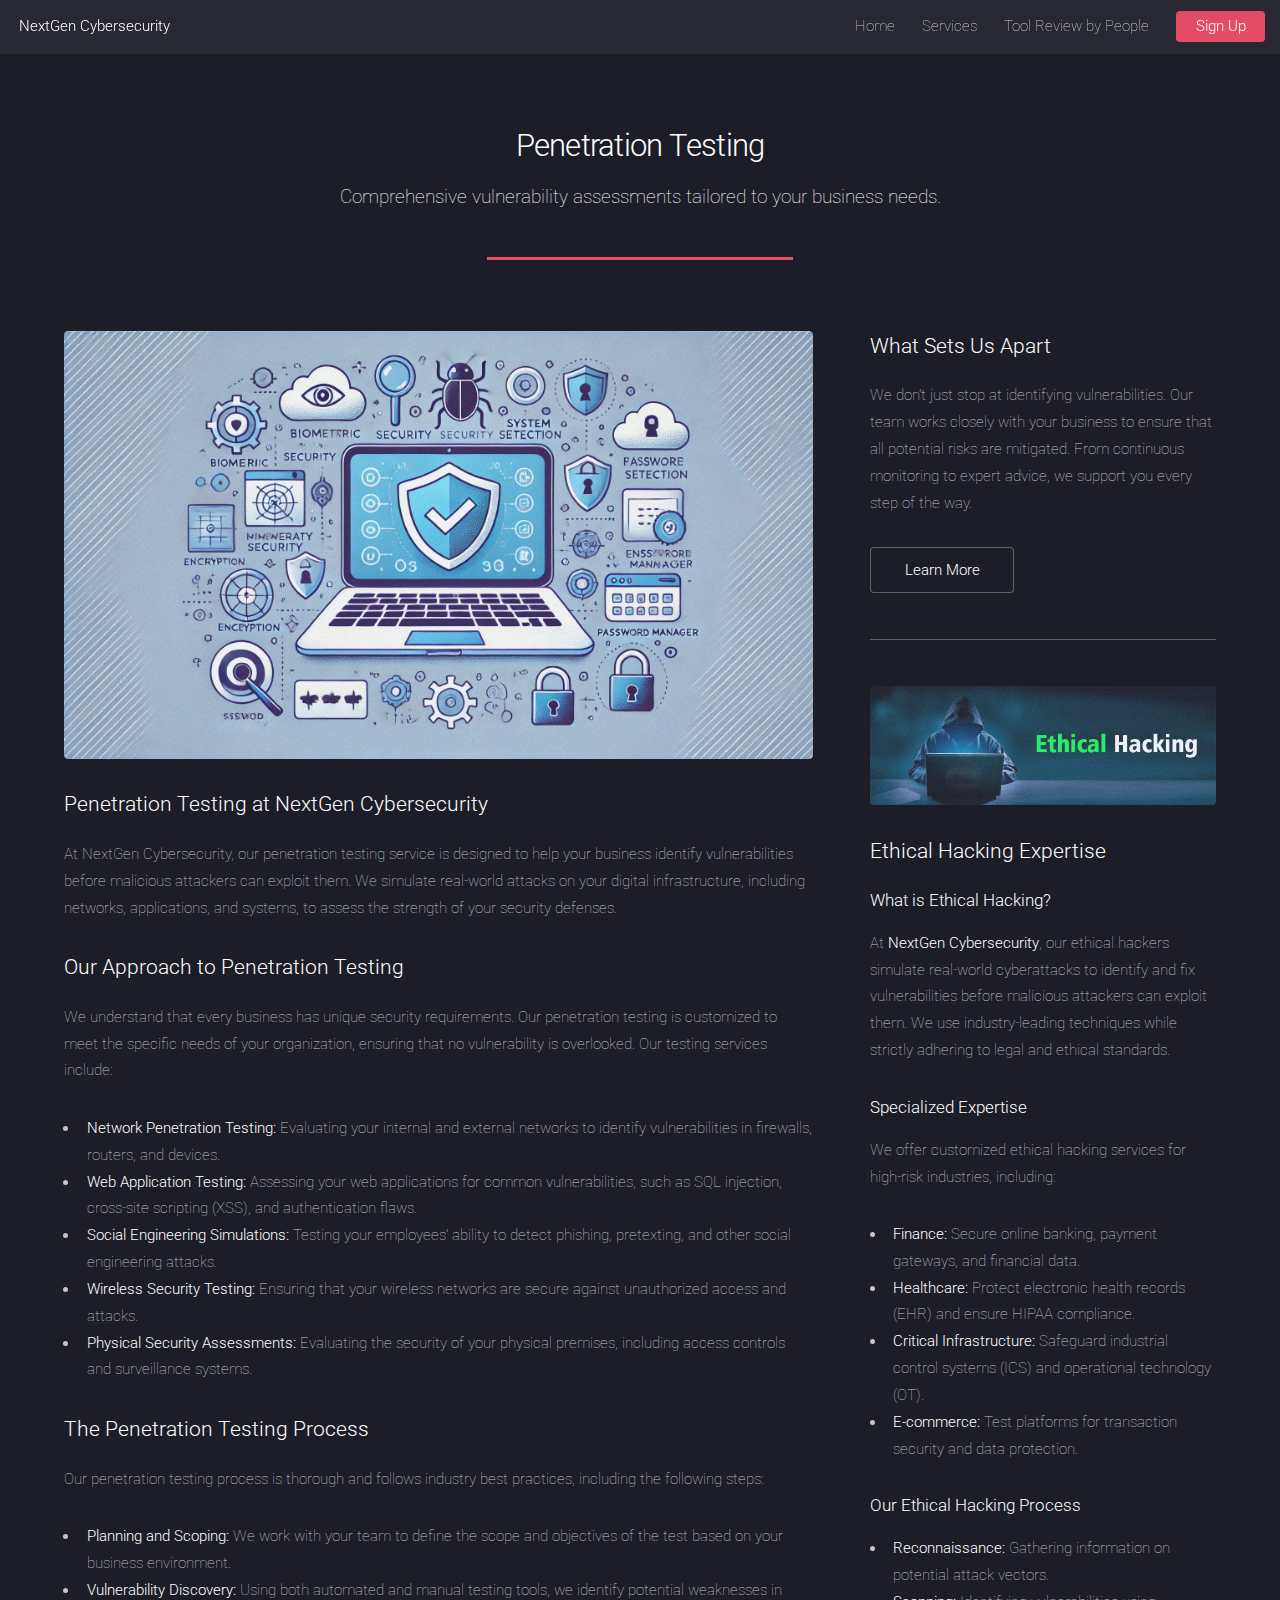
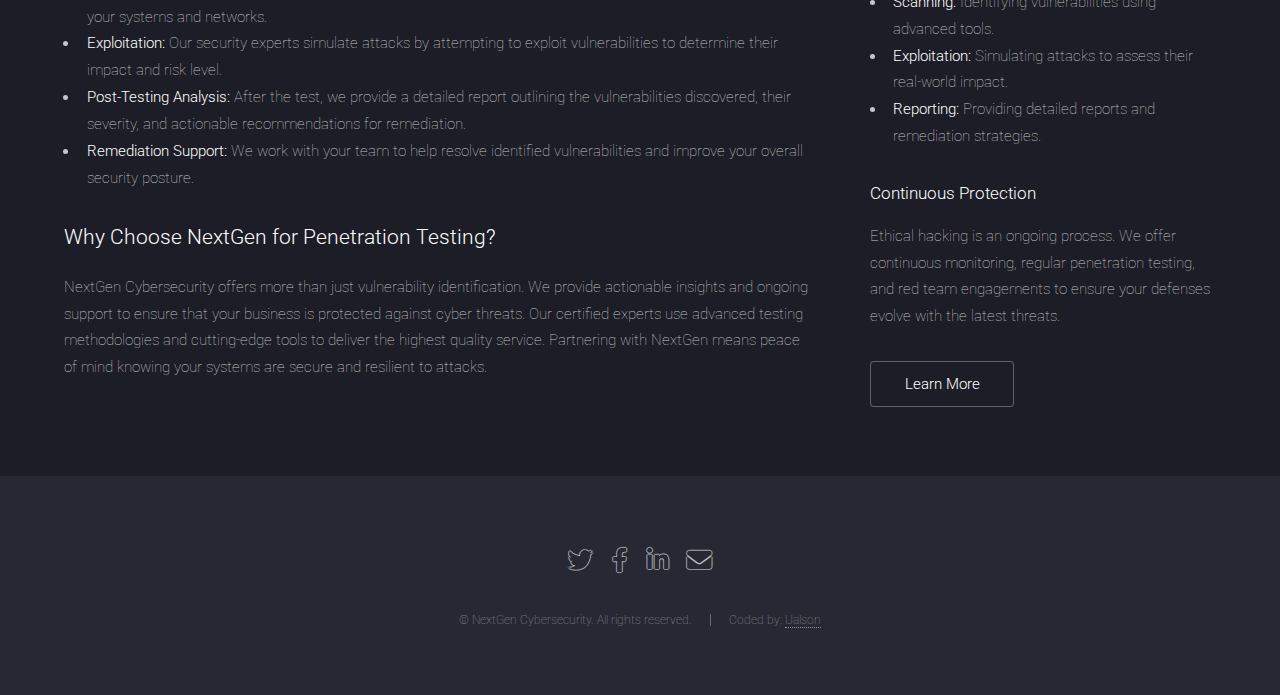
<file: right-sidebar.html>
<!DOCTYPE HTML>
<!--
    Penetration Testing - NextGen Cybersecurity
-->
<html>
    <head>
        <title>Penetration Testing - NextGen Cybersecurity</title>
        <meta charset="utf-8" />
        <meta name="viewport" content="width=device-width, initial-scale=1, user-scalable=no" />
        <link rel="stylesheet" href="assets/css/main.css" />
        <noscript><link rel="stylesheet" href="assets/css/noscript.css" /></noscript>
    </head>
    <body class="is-preload">
        <div id="page-wrapper">

            <!-- Header -->
            <header id="header">
                <h1 id="logo"><a href="index.html">NextGen Cybersecurity</a></h1>
                <nav id="nav">
                    <ul>
                        <li><a href="index.html">Home</a></li>
                        <li>
                            <a href="#">Services</a>
                            <ul>
                                <li><a href="right-sidebar.html">Penetration Testing</a></li>
                                <li><a href="left-sidebar.html">Threat Intelligence</a></li>
                                <li><a href="nosidebar.html">Compliance and Risk Management</a></li>
                                <li><a href="Moreservices.html">More Services</a></li>

                            </ul>
                        </li>
                        <li><a href="elements.html">Tool Review by People</a></li>
                        <li><a href="signup.html" class="button primary">Sign Up</a></li> <!-- Updated Sign Up -->
                    </ul>
                </nav>
            </header>

            <!-- Main -->
            <div id="main" class="wrapper style1">
                <div class="container">
                    <header class="major">
                        <h2>Penetration Testing</h2>
                        <p>Comprehensive vulnerability assessments tailored to your business needs.</p>
                    </header>
                    <div class="row gtr-150">
                        <div class="col-8 col-12-medium">

                            <!-- Content -->
                            <section id="content">
                                <a href="#" class="image fit"><img src="images/penetration-testing.jpg" alt="Penetration Testing" /></a>
                                <h3>Penetration Testing at NextGen Cybersecurity</h3>
                                <p>At NextGen Cybersecurity, our penetration testing service is designed to help your business identify vulnerabilities before malicious attackers can exploit them. We simulate real-world attacks on your digital infrastructure, including networks, applications, and systems, to assess the strength of your security defenses.</p>
                                
                                <h3>Our Approach to Penetration Testing</h3>
                                <p>We understand that every business has unique security requirements. Our penetration testing is customized to meet the specific needs of your organization, ensuring that no vulnerability is overlooked. Our testing services include:</p>
                                
                                <ul>
                                    <li><strong>Network Penetration Testing:</strong> Evaluating your internal and external networks to identify vulnerabilities in firewalls, routers, and devices.</li>
                                    <li><strong>Web Application Testing:</strong> Assessing your web applications for common vulnerabilities, such as SQL injection, cross-site scripting (XSS), and authentication flaws.</li>
                                    <li><strong>Social Engineering Simulations:</strong> Testing your employees' ability to detect phishing, pretexting, and other social engineering attacks.</li>
                                    <li><strong>Wireless Security Testing:</strong> Ensuring that your wireless networks are secure against unauthorized access and attacks.</li>
                                    <li><strong>Physical Security Assessments:</strong> Evaluating the security of your physical premises, including access controls and surveillance systems.</li>
                                </ul>

                                <h3>The Penetration Testing Process</h3>
                                <p>Our penetration testing process is thorough and follows industry best practices, including the following steps:</p>
                                
                                <ul>
                                    <li><strong>Planning and Scoping:</strong> We work with your team to define the scope and objectives of the test based on your business environment.</li>
                                    <li><strong>Vulnerability Discovery:</strong> Using both automated and manual testing tools, we identify potential weaknesses in your systems and networks.</li>
                                    <li><strong>Exploitation:</strong> Our security experts simulate attacks by attempting to exploit vulnerabilities to determine their impact and risk level.</li>
                                    <li><strong>Post-Testing Analysis:</strong> After the test, we provide a detailed report outlining the vulnerabilities discovered, their severity, and actionable recommendations for remediation.</li>
                                    <li><strong>Remediation Support:</strong> We work with your team to help resolve identified vulnerabilities and improve your overall security posture.</li>
                                </ul>

                                <h3>Why Choose NextGen for Penetration Testing?</h3>
                                <p>NextGen Cybersecurity offers more than just vulnerability identification. We provide actionable insights and ongoing support to ensure that your business is protected against cyber threats. Our certified experts use advanced testing methodologies and cutting-edge tools to deliver the highest quality service. Partnering with NextGen means peace of mind knowing your systems are secure and resilient to attacks.</p>
                            </section>

                        </div>
                        <div class="col-4 col-12-medium">

                            <!-- Sidebar -->
                            <section id="sidebar">
                                <section>
                                    <h3>What Sets Us Apart</h3>
                                    <p>We don’t just stop at identifying vulnerabilities. Our team works closely with your business to ensure that all potential risks are mitigated. From continuous monitoring to expert advice, we support you every step of the way.</p>
                                    <footer>
                                        <ul class="actions">
                                            <li><a href="#" class="button">Learn More</a></li>
                                        </ul>
                                    </footer>
                                </section>
                                <hr />
                                <section>
                                    <a href="#" class="image fit"><img src="images/ethical-hacking.jpg" alt="Ethical Hacking" /></a>
                                    <h3>Ethical Hacking Expertise</h3>

<h4>What is Ethical Hacking?</h4>
<p>At <strong>NextGen Cybersecurity</strong>, our ethical hackers simulate real-world cyberattacks to identify and fix vulnerabilities before malicious attackers can exploit them. We use industry-leading techniques while strictly adhering to legal and ethical standards.</p>

<h4>Specialized Expertise</h4>
<p>We offer customized ethical hacking services for high-risk industries, including:</p>
<ul>
    <li><strong>Finance:</strong> Secure online banking, payment gateways, and financial data.</li>
    <li><strong>Healthcare:</strong> Protect electronic health records (EHR) and ensure HIPAA compliance.</li>
    <li><strong>Critical Infrastructure:</strong> Safeguard industrial control systems (ICS) and operational technology (OT).</li>
    <li><strong>E-commerce:</strong> Test platforms for transaction security and data protection.</li>
</ul>

<h4>Our Ethical Hacking Process</h4>
<ul>
    <li><strong>Reconnaissance:</strong> Gathering information on potential attack vectors.</li>
    <li><strong>Scanning:</strong> Identifying vulnerabilities using advanced tools.</li>
    <li><strong>Exploitation:</strong> Simulating attacks to assess their real-world impact.</li>
    <li><strong>Reporting:</strong> Providing detailed reports and remediation strategies.</li>
</ul>

<h4>Continuous Protection</h4>
<p>Ethical hacking is an ongoing process. We offer continuous monitoring, regular penetration testing, and red team engagements to ensure your defenses evolve with the latest threats.</p>

                                    <footer>
                                        <ul class="actions">
                                            <li><a href="#" class="button">Learn More</a></li>
                                        </ul>
                                    </footer>
                                </section>
                            </section>

                        </div>
                    </div>
                </div>
            </div>

            <!-- Footer -->
            <footer id="footer">
                <ul class="icons">
                    <li><a href="#" class="icon brands alt fa-twitter"><span class="label">Twitter</span></a></li>
                    <li><a href="#" class="icon brands alt fa-facebook-f"><span class="label">Facebook</span></a></li>
                    <li><a href="#" class="icon brands alt fa-linkedin-in"><span class="label">LinkedIn</span></a></li>
                    <li><a href="#" class="icon solid alt fa-envelope"><span class="label">Email</span></a></li>
                </ul>
                <ul class="copyright">
                    <li>&copy; NextGen Cybersecurity. All rights reserved.</li><li>Coded by: <a href="http://html5up.net">Ualson</a></li>
                </ul>
            </footer>

        </div>

        <!-- Scripts -->
        <script src="assets/js/jquery.min.js"></script>
        <script src="assets/js/jquery.scrolly.min.js"></script>
        <script src="assets/js/jquery.dropotron.min.js"></script>
        <script src="assets/js/jquery.scrollex.min.js"></script>
        <script src="assets/js/browser.min.js"></script>
        <script src="assets/js/breakpoints.min.js"></script>
        <script src="assets/js/util.js"></script>
        <script src="assets/js/main.js"></script>

    </body>
</html>
</file>
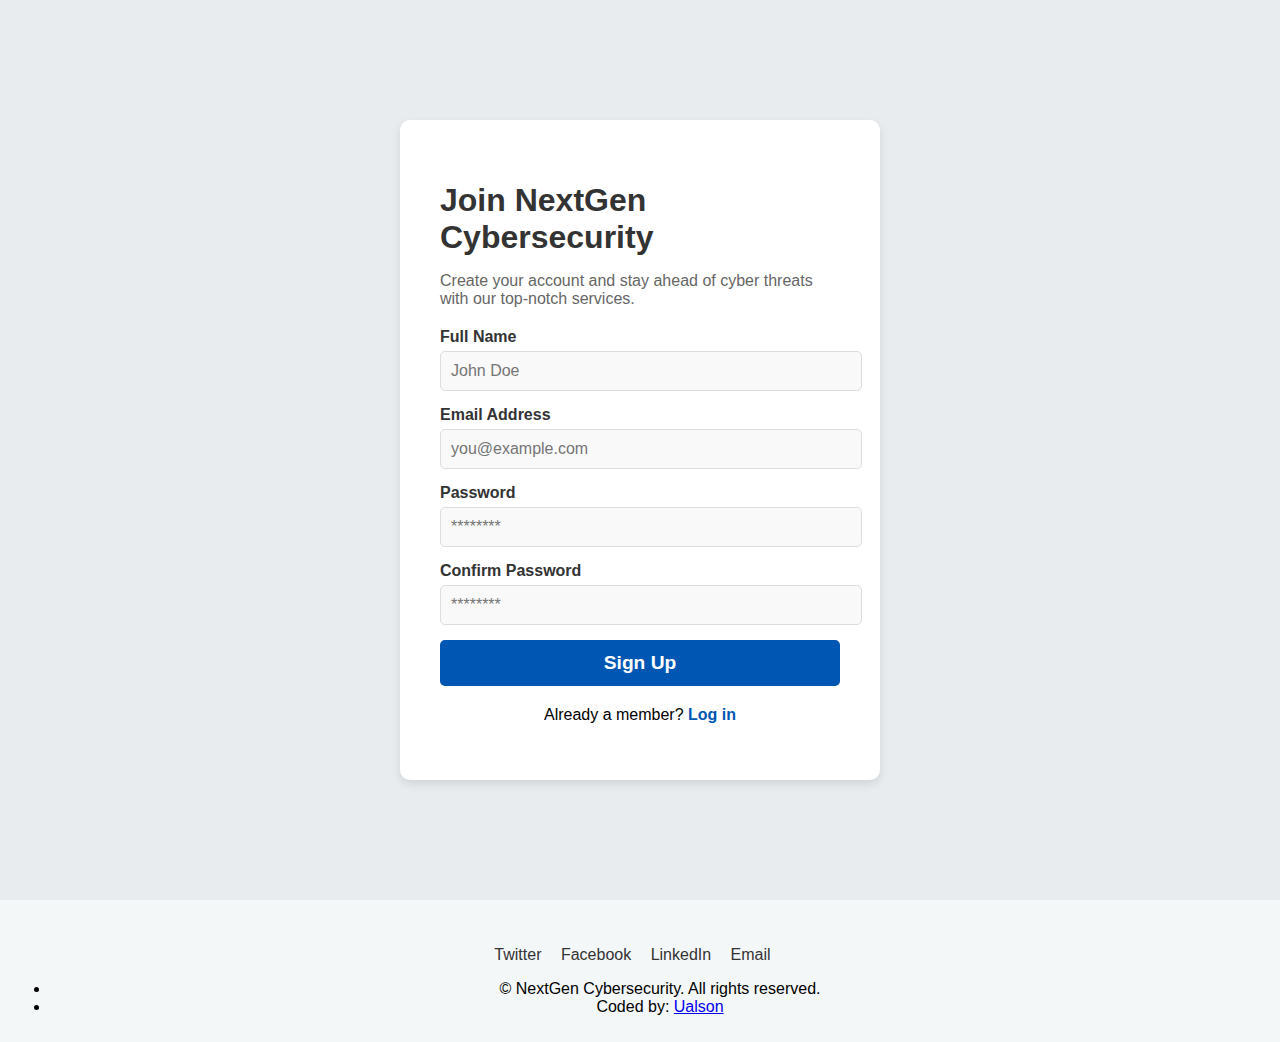
<file: signup.html>
<!DOCTYPE HTML>
<html>
    <head>
        <title>Sign Up - NextGen Cybersecurity</title>
        <meta charset="utf-8" />
        <meta name="viewport" content="width=device-width, initial-scale=1, user-scalable=no" />
        <link rel="stylesheet" href="assets/css/signup.css" /> <!-- Custom CSS file for signup -->
        <noscript><link rel="stylesheet" href="assets/css/noscript.css" /></noscript>
    </head>
    <body class="is-preload">

        <!-- Main Signup Section -->
        <div class="signup-wrapper">
            <div class="signup-container">
                <header class="signup-header">
                    <h1>Join NextGen Cybersecurity</h1>
                    <p>Create your account and stay ahead of cyber threats with our top-notch services.</p>
                </header>

                <form action="#" method="POST" class="signup-form">
                    <div class="form-group">
                        <label for="name">Full Name</label>
                        <input type="text" id="name" name="name" placeholder="John Doe" required>
                    </div>

                    <div class="form-group">
                        <label for="email">Email Address</label>
                        <input type="email" id="email" name="email" placeholder="you@example.com" required>
                    </div>

                    <div class="form-group">
                        <label for="password">Password</label>
                        <input type="password" id="password" name="password" placeholder="********" required>
                    </div>

                    <div class="form-group">
                        <label for="confirm-password">Confirm Password</label>
                        <input type="password" id="confirm-password" name="confirm-password" placeholder="********" required>
                    </div>

                    <div class="form-group">
                        <button type="submit" class="btn-primary">Sign Up</button>
                    </div>

                    <p class="already-member">Already a member? <a href="login.html">Log in</a></p>
                </form>
            </div>
        </div>

        <!-- Footer -->
        <footer id="footer">
            <ul class="icons">
                <li><a href="#" class="icon brands alt fa-twitter"><span class="label">Twitter</span></a></li>
                <li><a href="#" class="icon brands alt fa-facebook-f"><span class="label">Facebook</span></a></li>
                <li><a href="#" class="icon brands alt fa-linkedin-in"><span class="label">LinkedIn</span></a></li>
                <li><a href="#" class="icon solid alt fa-envelope"><span class="label">Email</span></a></li>
            </ul>
            <ul class="copyright">
                <li>&copy; NextGen Cybersecurity. All rights reserved.</li><li>Coded by: <a href="http://html5up.net">Ualson</a></li>
            </ul>
        </footer>

        <!-- Scripts -->
        <script src="assets/js/jquery.min.js"></script>
        <script src="assets/js/main.js"></script>
    </body>
</html>
</file>
<file: assets/css/noscript.css>
/*
	Landed by HTML5 UP
	html5up.net | @ajlkn
	Free for personal and commercial use under the CCA 3.0 license (html5up.net/license)
*/

/* Loader */

	body.landing.is-preload:before {
		display: none;
	}

	body.landing.is-preload:after {
		display: none;
	}
</file>
<file: assets/css/moreservices.css>
/* General Styling */
body {
    font-family: 'Poppins', sans-serif;
    margin: 0;
    padding: 0;
    background-color: #f4f4f9;
    color: #333;
}

.container {
    max-width: 1200px;
    margin: 0 auto;
    padding: 20px;
}

h2 {
    text-align: center;
    font-size: 36px;
    color: #0073e6;
    margin-bottom: 20px;
}

p {
    text-align: center;
    font-size: 18px;
    color: #555;
    margin-bottom: 40px;
}

/* Card Layout */
.service-cards {
    display: grid;
    grid-template-columns: repeat(auto-fit, minmax(250px, 1fr));
    gap: 20px;
}

.card {
    background-color: white;
    border-radius: 12px;
    box-shadow: 0 4px 10px rgba(0, 0, 0, 0.1);
    text-align: center;
    padding: 20px;
    transition: transform 0.3s ease, box-shadow 0.3s ease;
}

.card img {
    width: 100%;
    border-radius: 12px 12px 0 0;
}

.card h3 {
    font-size: 24px;
    color: #0073e6;
    margin: 15px 0;
}

.card p {
    font-size: 16px;
    color: #666;
    margin-bottom: 20px;
}

/* Hover Effects */
.card:hover {
    transform: translateY(-10px);
    box-shadow: 0 10px 15px rgba(0, 0, 0, 0.2);
}

/* Responsive Design */
@media (max-width: 768px) {
    h2 {
        font-size: 28px;
    }

    p {
        font-size: 16px;
    }

    .service-cards {
        grid-template-columns: repeat(auto-fit, minmax(200px, 1fr));
    }

    .card h3 {
        font-size: 20px;
    }

    .card p {
        font-size: 14px;
    }
}
</file>
<file: assets/css/signup.css>
/* General Styling */
body {
    font-family: "Helvetica Neue", Arial, sans-serif;
    background: #f4f7f8;
    margin: 0;
    padding: 0;
}

.signup-wrapper {
    display: flex;
    justify-content: center;
    align-items: center;
    height: 100vh;
    background: #e9ecef;
}

.signup-container {
    background: #ffffff;
    padding: 40px;
    border-radius: 10px;
    box-shadow: 0 4px 10px rgba(0, 0, 0, 0.1);
    max-width: 400px;
    width: 100%;
}

.signup-header h1 {
    font-size: 2em;
    margin-bottom: 10px;
    color: #333333;
}

.signup-header p {
    color: #666666;
    margin-bottom: 20px;
}

.signup-form .form-group {
    margin-bottom: 15px;
}

.signup-form label {
    display: block;
    font-weight: 600;
    color: #333;
    margin-bottom: 5px;
}

.signup-form input[type="text"],
.signup-form input[type="email"],
.signup-form input[type="password"] {
    width: 100%;
    padding: 10px;
    border: 1px solid #ddd;
    border-radius: 5px;
    background: #f9f9f9;
    font-size: 1em;
    transition: 0.3s;
}

.signup-form input[type="text"]:focus,
.signup-form input[type="email"]:focus,
.signup-form input[type="password"]:focus {
    border-color: #0056b3;
    background: #fff;
}

.signup-form .btn-primary {
    width: 100%;
    padding: 12px;
    background: #0056b3;
    color: #ffffff;
    font-size: 1.2em;
    font-weight: 600;
    border: none;
    border-radius: 5px;
    cursor: pointer;
    transition: background 0.3s;
}

.signup-form .btn-primary:hover {
    background: #00408f;
}

.signup-form .already-member {
    text-align: center;
    margin-top: 20px;
}

.signup-form .already-member a {
    color: #0056b3;
    text-decoration: none;
    font-weight: 600;
}

.signup-form .already-member a:hover {
    text-decoration: underline;
}

/* Footer Styling */
#footer {
    text-align: center;
    padding: 10px;
    margin-top: 20px;
}

#footer .icons {
    list-style: none;
    padding: 0;
}

#footer .icons li {
    display: inline;
    margin-right: 15px;
}

#footer .icons a {
    color: #333;
    text-decoration: none;
}

#footer .icons a:hover {
    color: #0056b3;
}
</file>
<file: assets/css/main.css>
@import url("fontawesome-all.min.css");
@import url("https://fonts.googleapis.com/css?family=Roboto:100,300,100italic,300italic");

/*
	Landed by HTML5 UP
	html5up.net | @ajlkn
	Free for personal and commercial use under the CCA 3.0 license (html5up.net/license)
*/

html, body, div, span, applet, object,
iframe, h1, h2, h3, h4, h5, h6, p, blockquote,
pre, a, abbr, acronym, address, big, cite,
code, del, dfn, em, img, ins, kbd, q, s, samp,
small, strike, strong, sub, sup, tt, var, b,
u, i, center, dl, dt, dd, ol, ul, li, fieldset,
form, label, legend, table, caption, tbody,
tfoot, thead, tr, th, td, article, aside,
canvas, details, embed, figure, figcaption,
footer, header, hgroup, menu, nav, output, ruby,
section, summary, time, mark, audio, video {
	margin: 0;
	padding: 0;
	border: 0;
	font-size: 100%;
	font: inherit;
	vertical-align: baseline;}

article, aside, details, figcaption, figure,
footer, header, hgroup, menu, nav, section {
	display: block;}

body {
	line-height: 1;
}

ol, ul {
	list-style: none;
}

blockquote, q {
	quotes: none;
}

	blockquote:before, blockquote:after, q:before, q:after {
		content: '';
		content: none;
	}

table {
	border-collapse: collapse;
	border-spacing: 0;
}

body {
	-webkit-text-size-adjust: none;
}

mark {
	background-color: transparent;
	color: inherit;
}

input::-moz-focus-inner {
	border: 0;
	padding: 0;
}

input, select, textarea {
	-moz-appearance: none;
	-webkit-appearance: none;
	-ms-appearance: none;
	appearance: none;
}

/* Basic */

	html {
		box-sizing: border-box;
	}

	*, *:before, *:after {
		box-sizing: inherit;
	}

	html, body {
		background: #1c1d26;
	}

	body.is-preload *, body.is-preload *:before, body.is-preload *:after {
		-moz-animation: none !important;
		-webkit-animation: none !important;
		-ms-animation: none !important;
		animation: none !important;
		-moz-transition: none !important;
		-webkit-transition: none !important;
		-ms-transition: none !important;
		transition: none !important;
	}

	body, input, select, textarea {
		color: rgba(255, 255, 255, 0.75);
		font-family: "Roboto", Helvetica, sans-serif;
		font-size: 15pt;
		font-weight: 100;
		line-height: 1.75em;
	}

	a {
		-moz-transition: border-color 0.2s ease-in-out, color 0.2s ease-in-out;
		-webkit-transition: border-color 0.2s ease-in-out, color 0.2s ease-in-out;
		-ms-transition: border-color 0.2s ease-in-out, color 0.2s ease-in-out;
		transition: border-color 0.2s ease-in-out, color 0.2s ease-in-out;
		border-bottom: dotted 1px;
		color: #e44c65;
		text-decoration: none;
	}

		a:hover {
			color: #e44c65 !important;
			border-bottom-color: transparent;
		}

	strong, b {
		color: #ffffff;
		font-weight: 300;
	}

	em, i {
		font-style: italic;
	}

	p {
		margin: 0 0 2em 0;
	}

	h1, h2, h3, h4, h5, h6 {
		color: #ffffff;
		font-weight: 300;
		line-height: 1em;
		margin: 0 0 1em 0;
	}

		h1 a, h2 a, h3 a, h4 a, h5 a, h6 a {
			color: inherit;
			border: 0;
		}

	h2 {
		font-size: 2em;
		line-height: 1.5em;
		letter-spacing: -0.025em;
	}

	h3 {
		font-size: 1.35em;
		line-height: 1.5em;
	}

	h4 {
		font-size: 1.1em;
		line-height: 1.5em;
	}

	h5 {
		font-size: 0.9em;
		line-height: 1.5em;
	}

	h6 {
		font-size: 0.7em;
		line-height: 1.5em;
	}

	sub {
		font-size: 0.8em;
		position: relative;
		top: 0.5em;
	}

	sup {
		font-size: 0.8em;
		position: relative;
		top: -0.5em;
	}

	hr {
		border: 0;
		border-bottom: solid 1px rgba(255, 255, 255, 0.3);
		margin: 3em 0;
	}

		hr.major {
			margin: 4em 0;
		}

	blockquote {
		border-left: solid 4px rgba(255, 255, 255, 0.3);
		font-style: italic;
		margin: 0 0 2em 0;
		padding: 0.5em 0 0.5em 2em;
	}

	code {
		background: rgba(255, 255, 255, 0.075);
		border-radius: 4px;
		font-family: "Courier New", monospace;
		font-size: 0.9em;
		margin: 0 0.25em;
		padding: 0.25em 0.65em;
	}

	pre {
		-webkit-overflow-scrolling: touch;
		font-family: "Courier New", monospace;
		font-size: 0.9em;
		margin: 0 0 2em 0;
	}

		pre code {
			display: block;
			line-height: 1.75em;
			padding: 1em 1.5em;
			overflow-x: auto;
		}

	.align-left {
		text-align: left;
	}

	.align-center {
		text-align: center;
	}

	.align-right {
		text-align: right;
	}

/* Loader */

	@-moz-keyframes spinner-show {
		0% {
			opacity: 0;
		}

		100% {
			opacity: 1;
		}
	}

	@-webkit-keyframes spinner-show {
		0% {
			opacity: 0;
		}

		100% {
			opacity: 1;
		}
	}

	@-ms-keyframes spinner-show {
		0% {
			opacity: 0;
		}

		100% {
			opacity: 1;
		}
	}

	@keyframes spinner-show {
		0% {
			opacity: 0;
		}

		100% {
			opacity: 1;
		}
	}

	@-moz-keyframes spinner-hide {
		0% {
			color: rgba(255, 255, 255, 0.15);
			z-index: 100001;
			-moz-transform: scale(1) rotate(0deg);
			-webkit-transform: scale(1) rotate(0deg);
			-ms-transform: scale(1) rotate(0deg);
			transform: scale(1) rotate(0deg);
		}

		99% {
			color: #1c1d26;
			z-index: 100001;
			-moz-transform: scale(0.5) rotate(360deg);
			-webkit-transform: scale(0.5) rotate(360deg);
			-ms-transform: scale(0.5) rotate(360deg);
			transform: scale(0.5) rotate(360deg);
		}

		100% {
			color: #1c1d26;
			z-index: -1;
			-moz-transform: scale(0.5) rotate(360deg);
			-webkit-transform: scale(0.5) rotate(360deg);
			-ms-transform: scale(0.5) rotate(360deg);
			transform: scale(0.5) rotate(360deg);
		}
	}

	@-webkit-keyframes spinner-hide {
		0% {
			color: rgba(255, 255, 255, 0.15);
			z-index: 100001;
			-moz-transform: scale(1) rotate(0deg);
			-webkit-transform: scale(1) rotate(0deg);
			-ms-transform: scale(1) rotate(0deg);
			transform: scale(1) rotate(0deg);
		}

		99% {
			color: #1c1d26;
			z-index: 100001;
			-moz-transform: scale(0.5) rotate(360deg);
			-webkit-transform: scale(0.5) rotate(360deg);
			-ms-transform: scale(0.5) rotate(360deg);
			transform: scale(0.5) rotate(360deg);
		}

		100% {
			color: #1c1d26;
			z-index: -1;
			-moz-transform: scale(0.5) rotate(360deg);
			-webkit-transform: scale(0.5) rotate(360deg);
			-ms-transform: scale(0.5) rotate(360deg);
			transform: scale(0.5) rotate(360deg);
		}
	}

	@-ms-keyframes spinner-hide {
		0% {
			color: rgba(255, 255, 255, 0.15);
			z-index: 100001;
			-moz-transform: scale(1) rotate(0deg);
			-webkit-transform: scale(1) rotate(0deg);
			-ms-transform: scale(1) rotate(0deg);
			transform: scale(1) rotate(0deg);
		}

		99% {
			color: #1c1d26;
			z-index: 100001;
			-moz-transform: scale(0.5) rotate(360deg);
			-webkit-transform: scale(0.5) rotate(360deg);
			-ms-transform: scale(0.5) rotate(360deg);
			transform: scale(0.5) rotate(360deg);
		}

		100% {
			color: #1c1d26;
			z-index: -1;
			-moz-transform: scale(0.5) rotate(360deg);
			-webkit-transform: scale(0.5) rotate(360deg);
			-ms-transform: scale(0.5) rotate(360deg);
			transform: scale(0.5) rotate(360deg);
		}
	}

	@keyframes spinner-hide {
		0% {
			color: rgba(255, 255, 255, 0.15);
			z-index: 100001;
			-moz-transform: scale(1) rotate(0deg);
			-webkit-transform: scale(1) rotate(0deg);
			-ms-transform: scale(1) rotate(0deg);
			transform: scale(1) rotate(0deg);
		}

		99% {
			color: #1c1d26;
			z-index: 100001;
			-moz-transform: scale(0.5) rotate(360deg);
			-webkit-transform: scale(0.5) rotate(360deg);
			-ms-transform: scale(0.5) rotate(360deg);
			transform: scale(0.5) rotate(360deg);
		}

		100% {
			color: #1c1d26;
			z-index: -1;
			-moz-transform: scale(0.5) rotate(360deg);
			-webkit-transform: scale(0.5) rotate(360deg);
			-ms-transform: scale(0.5) rotate(360deg);
			transform: scale(0.5) rotate(360deg);
		}
	}

	@-moz-keyframes spinner-rotate {
		0% {
			-moz-transform: scale(1) rotate(0deg);
			-webkit-transform: scale(1) rotate(0deg);
			-ms-transform: scale(1) rotate(0deg);
			transform: scale(1) rotate(0deg);
		}

		100% {
			-moz-transform: scale(1) rotate(360deg);
			-webkit-transform: scale(1) rotate(360deg);
			-ms-transform: scale(1) rotate(360deg);
			transform: scale(1) rotate(360deg);
		}
	}

	@-webkit-keyframes spinner-rotate {
		0% {
			-moz-transform: scale(1) rotate(0deg);
			-webkit-transform: scale(1) rotate(0deg);
			-ms-transform: scale(1) rotate(0deg);
			transform: scale(1) rotate(0deg);
		}

		100% {
			-moz-transform: scale(1) rotate(360deg);
			-webkit-transform: scale(1) rotate(360deg);
			-ms-transform: scale(1) rotate(360deg);
			transform: scale(1) rotate(360deg);
		}
	}

	@-ms-keyframes spinner-rotate {
		0% {
			-moz-transform: scale(1) rotate(0deg);
			-webkit-transform: scale(1) rotate(0deg);
			-ms-transform: scale(1) rotate(0deg);
			transform: scale(1) rotate(0deg);
		}

		100% {
			-moz-transform: scale(1) rotate(360deg);
			-webkit-transform: scale(1) rotate(360deg);
			-ms-transform: scale(1) rotate(360deg);
			transform: scale(1) rotate(360deg);
		}
	}

	@keyframes spinner-rotate {
		0% {
			-moz-transform: scale(1) rotate(0deg);
			-webkit-transform: scale(1) rotate(0deg);
			-ms-transform: scale(1) rotate(0deg);
			transform: scale(1) rotate(0deg);
		}

		100% {
			-moz-transform: scale(1) rotate(360deg);
			-webkit-transform: scale(1) rotate(360deg);
			-ms-transform: scale(1) rotate(360deg);
			transform: scale(1) rotate(360deg);
		}
	}

	@-moz-keyframes overlay-hide {
		0% {
			opacity: 1;
			z-index: 100000;
		}

		15% {
			opacity: 1;
			z-index: 100000;
		}

		99% {
			opacity: 0;
			z-index: 100000;
		}

		100% {
			opacity: 0;
			z-index: -1;
		}
	}

	@-webkit-keyframes overlay-hide {
		0% {
			opacity: 1;
			z-index: 100000;
		}

		15% {
			opacity: 1;
			z-index: 100000;
		}

		99% {
			opacity: 0;
			z-index: 100000;
		}

		100% {
			opacity: 0;
			z-index: -1;
		}
	}

	@-ms-keyframes overlay-hide {
		0% {
			opacity: 1;
			z-index: 100000;
		}

		15% {
			opacity: 1;
			z-index: 100000;
		}

		99% {
			opacity: 0;
			z-index: 100000;
		}

		100% {
			opacity: 0;
			z-index: -1;
		}
	}

	@keyframes overlay-hide {
		0% {
			opacity: 1;
			z-index: 100000;
		}

		15% {
			opacity: 1;
			z-index: 100000;
		}

		99% {
			opacity: 0;
			z-index: 100000;
		}

		100% {
			opacity: 0;
			z-index: -1;
		}
	}

	body.landing {
		text-decoration: none;
	}

		body.landing:before {
			-moz-osx-font-smoothing: grayscale;
			-webkit-font-smoothing: antialiased;
			display: inline-block;
			font-style: normal;
			font-variant: normal;
			text-rendering: auto;
			line-height: 1;
			text-transform: none !important;
			font-family: 'Font Awesome 5 Free';
			font-weight: 900;
		}

		body.landing:before {
			-moz-animation: spinner-show 1.5s 1 0.25s ease forwards, spinner-hide 0.25s ease-in-out forwards !important;
			-webkit-animation: spinner-show 1.5s 1 0.25s ease forwards, spinner-hide 0.25s ease-in-out forwards !important;
			-ms-animation: spinner-show 1.5s 1 0.25s ease forwards, spinner-hide 0.25s ease-in-out forwards !important;
			animation: spinner-show 1.5s 1 0.25s ease forwards, spinner-hide 0.25s ease-in-out forwards !important;
			-moz-transform-origin: 50% 50%;
			-webkit-transform-origin: 50% 50%;
			-ms-transform-origin: 50% 50%;
			transform-origin: 50% 50%;
			color: rgba(255, 255, 255, 0.15);
			content: '\f1ce';
			cursor: default;
			display: block;
			font-size: 2em;
			height: 2em;
			left: 50%;
			line-height: 2em;
			margin: -1em 0 0 -1em;
			opacity: 0;
			position: fixed;
			text-align: center;
			top: 50%;
			width: 2em;
			z-index: -1;
		}

		body.landing:after {
			-moz-animation: overlay-hide 1.5s ease-in forwards !important;
			-webkit-animation: overlay-hide 1.5s ease-in forwards !important;
			-ms-animation: overlay-hide 1.5s ease-in forwards !important;
			animation: overlay-hide 1.5s ease-in forwards !important;
			background: #1c1d26;
			content: '';
			display: block;
			height: 100%;
			left: 0;
			opacity: 0;
			position: fixed;
			top: 0;
			width: 100%;
			z-index: -1;
		}

		body.landing.is-preload:before {
			-moz-animation: spinner-show 1.5s 1 0.25s ease forwards, spinner-rotate 0.75s infinite linear !important;
			-webkit-animation: spinner-show 1.5s 1 0.25s ease forwards, spinner-rotate 0.75s infinite linear !important;
			-ms-animation: spinner-show 1.5s 1 0.25s ease forwards, spinner-rotate 0.75s infinite linear !important;
			animation: spinner-show 1.5s 1 0.25s ease forwards, spinner-rotate 0.75s infinite linear !important;
			z-index: 100001;
		}

		body.landing.is-preload:after {
			-moz-animation: none !important;
			-webkit-animation: none !important;
			-ms-animation: none !important;
			animation: none !important;
			opacity: 1;
			z-index: 100000;
		}

	@media (-webkit-min-device-pixel-ratio: 2) {

		body.landing:before {
			line-height: 2.025em;
		}

	}

/* Container */

	.container {
		margin: 0 auto;
		max-width: calc(100% - 4em);
		width: 70em;
	}

		.container.xsmall {
			width: 17.5em;
		}

		.container.small {
			width: 35em;
		}

		.container.medium {
			width: 52.5em;
		}

		.container.large {
			width: 87.5em;
		}

		.container.xlarge {
			width: 105em;
		}

		.container.max {
			width: 100%;
		}

		@media screen and (max-width: 1280px) {

			.container {
				width: 90%;
				max-width: 100%;
			}

		}

		@media screen and (max-width: 980px) {

			.container {
				width: 100% !important;
			}

		}

/* Row */

	.row {
		display: flex;
		flex-wrap: wrap;
		box-sizing: border-box;
		align-items: stretch;
	}

		.row > * {
			box-sizing: border-box;
		}

		.row.gtr-uniform > * > :last-child {
			margin-bottom: 0;
		}

		.row.aln-left {
			justify-content: flex-start;
		}

		.row.aln-center {
			justify-content: center;
		}

		.row.aln-right {
			justify-content: flex-end;
		}

		.row.aln-top {
			align-items: flex-start;
		}

		.row.aln-middle {
			align-items: center;
		}

		.row.aln-bottom {
			align-items: flex-end;
		}

		.row > .imp {
			order: -1;
		}

		.row > .col-1 {
			width: 8.33333%;
		}

		.row > .off-1 {
			margin-left: 8.33333%;
		}

		.row > .col-2 {
			width: 16.66667%;
		}

		.row > .off-2 {
			margin-left: 16.66667%;
		}

		.row > .col-3 {
			width: 25%;
		}

		.row > .off-3 {
			margin-left: 25%;
		}

		.row > .col-4 {
			width: 33.33333%;
		}

		.row > .off-4 {
			margin-left: 33.33333%;
		}

		.row > .col-5 {
			width: 41.66667%;
		}

		.row > .off-5 {
			margin-left: 41.66667%;
		}

		.row > .col-6 {
			width: 50%;
		}

		.row > .off-6 {
			margin-left: 50%;
		}

		.row > .col-7 {
			width: 58.33333%;
		}

		.row > .off-7 {
			margin-left: 58.33333%;
		}

		.row > .col-8 {
			width: 66.66667%;
		}

		.row > .off-8 {
			margin-left: 66.66667%;
		}

		.row > .col-9 {
			width: 75%;
		}

		.row > .off-9 {
			margin-left: 75%;
		}

		.row > .col-10 {
			width: 83.33333%;
		}

		.row > .off-10 {
			margin-left: 83.33333%;
		}

		.row > .col-11 {
			width: 91.66667%;
		}

		.row > .off-11 {
			margin-left: 91.66667%;
		}

		.row > .col-12 {
			width: 100%;
		}

		.row > .off-12 {
			margin-left: 100%;
		}

		.row.gtr-0 {
			margin-top: 0;
			margin-left: 0em;
		}

			.row.gtr-0 > * {
				padding: 0 0 0 0em;
			}

			.row.gtr-0.gtr-uniform {
				margin-top: 0em;
			}

				.row.gtr-0.gtr-uniform > * {
					padding-top: 0em;
				}

		.row.gtr-25 {
			margin-top: 0;
			margin-left: -0.625em;
		}

			.row.gtr-25 > * {
				padding: 0 0 0 0.625em;
			}

			.row.gtr-25.gtr-uniform {
				margin-top: -0.625em;
			}

				.row.gtr-25.gtr-uniform > * {
					padding-top: 0.625em;
				}

		.row.gtr-50 {
			margin-top: 0;
			margin-left: -1.25em;
		}

			.row.gtr-50 > * {
				padding: 0 0 0 1.25em;
			}

			.row.gtr-50.gtr-uniform {
				margin-top: -1.25em;
			}

				.row.gtr-50.gtr-uniform > * {
					padding-top: 1.25em;
				}

		.row {
			margin-top: 0;
			margin-left: -2.5em;
		}

			.row > * {
				padding: 0 0 0 2.5em;
			}

			.row.gtr-uniform {
				margin-top: -2.5em;
			}

				.row.gtr-uniform > * {
					padding-top: 2.5em;
				}

		.row.gtr-150 {
			margin-top: 0;
			margin-left: -3.75em;
		}

			.row.gtr-150 > * {
				padding: 0 0 0 3.75em;
			}

			.row.gtr-150.gtr-uniform {
				margin-top: -3.75em;
			}

				.row.gtr-150.gtr-uniform > * {
					padding-top: 3.75em;
				}

		.row.gtr-200 {
			margin-top: 0;
			margin-left: -5em;
		}

			.row.gtr-200 > * {
				padding: 0 0 0 5em;
			}

			.row.gtr-200.gtr-uniform {
				margin-top: -5em;
			}

				.row.gtr-200.gtr-uniform > * {
					padding-top: 5em;
				}

		@media screen and (max-width: 1680px) {

			.row {
				display: flex;
				flex-wrap: wrap;
				box-sizing: border-box;
				align-items: stretch;
			}

				.row > * {
					box-sizing: border-box;
				}

				.row.gtr-uniform > * > :last-child {
					margin-bottom: 0;
				}

				.row.aln-left {
					justify-content: flex-start;
				}

				.row.aln-center {
					justify-content: center;
				}

				.row.aln-right {
					justify-content: flex-end;
				}

				.row.aln-top {
					align-items: flex-start;
				}

				.row.aln-middle {
					align-items: center;
				}

				.row.aln-bottom {
					align-items: flex-end;
				}

				.row > .imp-xlarge {
					order: -1;
				}

				.row > .col-1-xlarge {
					width: 8.33333%;
				}

				.row > .off-1-xlarge {
					margin-left: 8.33333%;
				}

				.row > .col-2-xlarge {
					width: 16.66667%;
				}

				.row > .off-2-xlarge {
					margin-left: 16.66667%;
				}

				.row > .col-3-xlarge {
					width: 25%;
				}

				.row > .off-3-xlarge {
					margin-left: 25%;
				}

				.row > .col-4-xlarge {
					width: 33.33333%;
				}

				.row > .off-4-xlarge {
					margin-left: 33.33333%;
				}

				.row > .col-5-xlarge {
					width: 41.66667%;
				}

				.row > .off-5-xlarge {
					margin-left: 41.66667%;
				}

				.row > .col-6-xlarge {
					width: 50%;
				}

				.row > .off-6-xlarge {
					margin-left: 50%;
				}

				.row > .col-7-xlarge {
					width: 58.33333%;
				}

				.row > .off-7-xlarge {
					margin-left: 58.33333%;
				}

				.row > .col-8-xlarge {
					width: 66.66667%;
				}

				.row > .off-8-xlarge {
					margin-left: 66.66667%;
				}

				.row > .col-9-xlarge {
					width: 75%;
				}

				.row > .off-9-xlarge {
					margin-left: 75%;
				}

				.row > .col-10-xlarge {
					width: 83.33333%;
				}

				.row > .off-10-xlarge {
					margin-left: 83.33333%;
				}

				.row > .col-11-xlarge {
					width: 91.66667%;
				}

				.row > .off-11-xlarge {
					margin-left: 91.66667%;
				}

				.row > .col-12-xlarge {
					width: 100%;
				}

				.row > .off-12-xlarge {
					margin-left: 100%;
				}

				.row.gtr-0 {
					margin-top: 0;
					margin-left: 0em;
				}

					.row.gtr-0 > * {
						padding: 0 0 0 0em;
					}

					.row.gtr-0.gtr-uniform {
						margin-top: 0em;
					}

						.row.gtr-0.gtr-uniform > * {
							padding-top: 0em;
						}

				.row.gtr-25 {
					margin-top: 0;
					margin-left: -0.625em;
				}

					.row.gtr-25 > * {
						padding: 0 0 0 0.625em;
					}

					.row.gtr-25.gtr-uniform {
						margin-top: -0.625em;
					}

						.row.gtr-25.gtr-uniform > * {
							padding-top: 0.625em;
						}

				.row.gtr-50 {
					margin-top: 0;
					margin-left: -1.25em;
				}

					.row.gtr-50 > * {
						padding: 0 0 0 1.25em;
					}

					.row.gtr-50.gtr-uniform {
						margin-top: -1.25em;
					}

						.row.gtr-50.gtr-uniform > * {
							padding-top: 1.25em;
						}

				.row {
					margin-top: 0;
					margin-left: -2.5em;
				}

					.row > * {
						padding: 0 0 0 2.5em;
					}

					.row.gtr-uniform {
						margin-top: -2.5em;
					}

						.row.gtr-uniform > * {
							padding-top: 2.5em;
						}

				.row.gtr-150 {
					margin-top: 0;
					margin-left: -3.75em;
				}

					.row.gtr-150 > * {
						padding: 0 0 0 3.75em;
					}

					.row.gtr-150.gtr-uniform {
						margin-top: -3.75em;
					}

						.row.gtr-150.gtr-uniform > * {
							padding-top: 3.75em;
						}

				.row.gtr-200 {
					margin-top: 0;
					margin-left: -5em;
				}

					.row.gtr-200 > * {
						padding: 0 0 0 5em;
					}

					.row.gtr-200.gtr-uniform {
						margin-top: -5em;
					}

						.row.gtr-200.gtr-uniform > * {
							padding-top: 5em;
						}

		}

		@media screen and (max-width: 1280px) {

			.row {
				display: flex;
				flex-wrap: wrap;
				box-sizing: border-box;
				align-items: stretch;
			}

				.row > * {
					box-sizing: border-box;
				}

				.row.gtr-uniform > * > :last-child {
					margin-bottom: 0;
				}

				.row.aln-left {
					justify-content: flex-start;
				}

				.row.aln-center {
					justify-content: center;
				}

				.row.aln-right {
					justify-content: flex-end;
				}

				.row.aln-top {
					align-items: flex-start;
				}

				.row.aln-middle {
					align-items: center;
				}

				.row.aln-bottom {
					align-items: flex-end;
				}

				.row > .imp-large {
					order: -1;
				}

				.row > .col-1-large {
					width: 8.33333%;
				}

				.row > .off-1-large {
					margin-left: 8.33333%;
				}

				.row > .col-2-large {
					width: 16.66667%;
				}

				.row > .off-2-large {
					margin-left: 16.66667%;
				}

				.row > .col-3-large {
					width: 25%;
				}

				.row > .off-3-large {
					margin-left: 25%;
				}

				.row > .col-4-large {
					width: 33.33333%;
				}

				.row > .off-4-large {
					margin-left: 33.33333%;
				}

				.row > .col-5-large {
					width: 41.66667%;
				}

				.row > .off-5-large {
					margin-left: 41.66667%;
				}

				.row > .col-6-large {
					width: 50%;
				}

				.row > .off-6-large {
					margin-left: 50%;
				}

				.row > .col-7-large {
					width: 58.33333%;
				}

				.row > .off-7-large {
					margin-left: 58.33333%;
				}

				.row > .col-8-large {
					width: 66.66667%;
				}

				.row > .off-8-large {
					margin-left: 66.66667%;
				}

				.row > .col-9-large {
					width: 75%;
				}

				.row > .off-9-large {
					margin-left: 75%;
				}

				.row > .col-10-large {
					width: 83.33333%;
				}

				.row > .off-10-large {
					margin-left: 83.33333%;
				}

				.row > .col-11-large {
					width: 91.66667%;
				}

				.row > .off-11-large {
					margin-left: 91.66667%;
				}

				.row > .col-12-large {
					width: 100%;
				}

				.row > .off-12-large {
					margin-left: 100%;
				}

				.row.gtr-0 {
					margin-top: 0;
					margin-left: 0em;
				}

					.row.gtr-0 > * {
						padding: 0 0 0 0em;
					}

					.row.gtr-0.gtr-uniform {
						margin-top: 0em;
					}

						.row.gtr-0.gtr-uniform > * {
							padding-top: 0em;
						}

				.row.gtr-25 {
					margin-top: 0;
					margin-left: -0.625em;
				}

					.row.gtr-25 > * {
						padding: 0 0 0 0.625em;
					}

					.row.gtr-25.gtr-uniform {
						margin-top: -0.625em;
					}

						.row.gtr-25.gtr-uniform > * {
							padding-top: 0.625em;
						}

				.row.gtr-50 {
					margin-top: 0;
					margin-left: -1.25em;
				}

					.row.gtr-50 > * {
						padding: 0 0 0 1.25em;
					}

					.row.gtr-50.gtr-uniform {
						margin-top: -1.25em;
					}

						.row.gtr-50.gtr-uniform > * {
							padding-top: 1.25em;
						}

				.row {
					margin-top: 0;
					margin-left: -2.5em;
				}

					.row > * {
						padding: 0 0 0 2.5em;
					}

					.row.gtr-uniform {
						margin-top: -2.5em;
					}

						.row.gtr-uniform > * {
							padding-top: 2.5em;
						}

				.row.gtr-150 {
					margin-top: 0;
					margin-left: -3.75em;
				}

					.row.gtr-150 > * {
						padding: 0 0 0 3.75em;
					}

					.row.gtr-150.gtr-uniform {
						margin-top: -3.75em;
					}

						.row.gtr-150.gtr-uniform > * {
							padding-top: 3.75em;
						}

				.row.gtr-200 {
					margin-top: 0;
					margin-left: -5em;
				}

					.row.gtr-200 > * {
						padding: 0 0 0 5em;
					}

					.row.gtr-200.gtr-uniform {
						margin-top: -5em;
					}

						.row.gtr-200.gtr-uniform > * {
							padding-top: 5em;
						}

		}

		@media screen and (max-width: 980px) {

			.row {
				display: flex;
				flex-wrap: wrap;
				box-sizing: border-box;
				align-items: stretch;
			}

				.row > * {
					box-sizing: border-box;
				}

				.row.gtr-uniform > * > :last-child {
					margin-bottom: 0;
				}

				.row.aln-left {
					justify-content: flex-start;
				}

				.row.aln-center {
					justify-content: center;
				}

				.row.aln-right {
					justify-content: flex-end;
				}

				.row.aln-top {
					align-items: flex-start;
				}

				.row.aln-middle {
					align-items: center;
				}

				.row.aln-bottom {
					align-items: flex-end;
				}

				.row > .imp-medium {
					order: -1;
				}

				.row > .col-1-medium {
					width: 8.33333%;
				}

				.row > .off-1-medium {
					margin-left: 8.33333%;
				}

				.row > .col-2-medium {
					width: 16.66667%;
				}

				.row > .off-2-medium {
					margin-left: 16.66667%;
				}

				.row > .col-3-medium {
					width: 25%;
				}

				.row > .off-3-medium {
					margin-left: 25%;
				}

				.row > .col-4-medium {
					width: 33.33333%;
				}

				.row > .off-4-medium {
					margin-left: 33.33333%;
				}

				.row > .col-5-medium {
					width: 41.66667%;
				}

				.row > .off-5-medium {
					margin-left: 41.66667%;
				}

				.row > .col-6-medium {
					width: 50%;
				}

				.row > .off-6-medium {
					margin-left: 50%;
				}

				.row > .col-7-medium {
					width: 58.33333%;
				}

				.row > .off-7-medium {
					margin-left: 58.33333%;
				}

				.row > .col-8-medium {
					width: 66.66667%;
				}

				.row > .off-8-medium {
					margin-left: 66.66667%;
				}

				.row > .col-9-medium {
					width: 75%;
				}

				.row > .off-9-medium {
					margin-left: 75%;
				}

				.row > .col-10-medium {
					width: 83.33333%;
				}

				.row > .off-10-medium {
					margin-left: 83.33333%;
				}

				.row > .col-11-medium {
					width: 91.66667%;
				}

				.row > .off-11-medium {
					margin-left: 91.66667%;
				}

				.row > .col-12-medium {
					width: 100%;
				}

				.row > .off-12-medium {
					margin-left: 100%;
				}

				.row.gtr-0 {
					margin-top: 0;
					margin-left: 0em;
				}

					.row.gtr-0 > * {
						padding: 0 0 0 0em;
					}

					.row.gtr-0.gtr-uniform {
						margin-top: 0em;
					}

						.row.gtr-0.gtr-uniform > * {
							padding-top: 0em;
						}

				.row.gtr-25 {
					margin-top: 0;
					margin-left: -0.625em;
				}

					.row.gtr-25 > * {
						padding: 0 0 0 0.625em;
					}

					.row.gtr-25.gtr-uniform {
						margin-top: -0.625em;
					}

						.row.gtr-25.gtr-uniform > * {
							padding-top: 0.625em;
						}

				.row.gtr-50 {
					margin-top: 0;
					margin-left: -1.25em;
				}

					.row.gtr-50 > * {
						padding: 0 0 0 1.25em;
					}

					.row.gtr-50.gtr-uniform {
						margin-top: -1.25em;
					}

						.row.gtr-50.gtr-uniform > * {
							padding-top: 1.25em;
						}

				.row {
					margin-top: 0;
					margin-left: -2.5em;
				}

					.row > * {
						padding: 0 0 0 2.5em;
					}

					.row.gtr-uniform {
						margin-top: -2.5em;
					}

						.row.gtr-uniform > * {
							padding-top: 2.5em;
						}

				.row.gtr-150 {
					margin-top: 0;
					margin-left: -3.75em;
				}

					.row.gtr-150 > * {
						padding: 0 0 0 3.75em;
					}

					.row.gtr-150.gtr-uniform {
						margin-top: -3.75em;
					}

						.row.gtr-150.gtr-uniform > * {
							padding-top: 3.75em;
						}

				.row.gtr-200 {
					margin-top: 0;
					margin-left: -5em;
				}

					.row.gtr-200 > * {
						padding: 0 0 0 5em;
					}

					.row.gtr-200.gtr-uniform {
						margin-top: -5em;
					}

						.row.gtr-200.gtr-uniform > * {
							padding-top: 5em;
						}

		}

		@media screen and (max-width: 736px) {

			.row {
				display: flex;
				flex-wrap: wrap;
				box-sizing: border-box;
				align-items: stretch;
			}

				.row > * {
					box-sizing: border-box;
				}

				.row.gtr-uniform > * > :last-child {
					margin-bottom: 0;
				}

				.row.aln-left {
					justify-content: flex-start;
				}

				.row.aln-center {
					justify-content: center;
				}

				.row.aln-right {
					justify-content: flex-end;
				}

				.row.aln-top {
					align-items: flex-start;
				}

				.row.aln-middle {
					align-items: center;
				}

				.row.aln-bottom {
					align-items: flex-end;
				}

				.row > .imp-small {
					order: -1;
				}

				.row > .col-1-small {
					width: 8.33333%;
				}

				.row > .off-1-small {
					margin-left: 8.33333%;
				}

				.row > .col-2-small {
					width: 16.66667%;
				}

				.row > .off-2-small {
					margin-left: 16.66667%;
				}

				.row > .col-3-small {
					width: 25%;
				}

				.row > .off-3-small {
					margin-left: 25%;
				}

				.row > .col-4-small {
					width: 33.33333%;
				}

				.row > .off-4-small {
					margin-left: 33.33333%;
				}

				.row > .col-5-small {
					width: 41.66667%;
				}

				.row > .off-5-small {
					margin-left: 41.66667%;
				}

				.row > .col-6-small {
					width: 50%;
				}

				.row > .off-6-small {
					margin-left: 50%;
				}

				.row > .col-7-small {
					width: 58.33333%;
				}

				.row > .off-7-small {
					margin-left: 58.33333%;
				}

				.row > .col-8-small {
					width: 66.66667%;
				}

				.row > .off-8-small {
					margin-left: 66.66667%;
				}

				.row > .col-9-small {
					width: 75%;
				}

				.row > .off-9-small {
					margin-left: 75%;
				}

				.row > .col-10-small {
					width: 83.33333%;
				}

				.row > .off-10-small {
					margin-left: 83.33333%;
				}

				.row > .col-11-small {
					width: 91.66667%;
				}

				.row > .off-11-small {
					margin-left: 91.66667%;
				}

				.row > .col-12-small {
					width: 100%;
				}

				.row > .off-12-small {
					margin-left: 100%;
				}

				.row.gtr-0 {
					margin-top: 0;
					margin-left: 0em;
				}

					.row.gtr-0 > * {
						padding: 0 0 0 0em;
					}

					.row.gtr-0.gtr-uniform {
						margin-top: 0em;
					}

						.row.gtr-0.gtr-uniform > * {
							padding-top: 0em;
						}

				.row.gtr-25 {
					margin-top: 0;
					margin-left: -0.625em;
				}

					.row.gtr-25 > * {
						padding: 0 0 0 0.625em;
					}

					.row.gtr-25.gtr-uniform {
						margin-top: -0.625em;
					}

						.row.gtr-25.gtr-uniform > * {
							padding-top: 0.625em;
						}

				.row.gtr-50 {
					margin-top: 0;
					margin-left: -1.25em;
				}

					.row.gtr-50 > * {
						padding: 0 0 0 1.25em;
					}

					.row.gtr-50.gtr-uniform {
						margin-top: -1.25em;
					}

						.row.gtr-50.gtr-uniform > * {
							padding-top: 1.25em;
						}

				.row {
					margin-top: 0;
					margin-left: -2.5em;
				}

					.row > * {
						padding: 0 0 0 2.5em;
					}

					.row.gtr-uniform {
						margin-top: -2.5em;
					}

						.row.gtr-uniform > * {
							padding-top: 2.5em;
						}

				.row.gtr-150 {
					margin-top: 0;
					margin-left: -3.75em;
				}

					.row.gtr-150 > * {
						padding: 0 0 0 3.75em;
					}

					.row.gtr-150.gtr-uniform {
						margin-top: -3.75em;
					}

						.row.gtr-150.gtr-uniform > * {
							padding-top: 3.75em;
						}

				.row.gtr-200 {
					margin-top: 0;
					margin-left: -5em;
				}

					.row.gtr-200 > * {
						padding: 0 0 0 5em;
					}

					.row.gtr-200.gtr-uniform {
						margin-top: -5em;
					}

						.row.gtr-200.gtr-uniform > * {
							padding-top: 5em;
						}

		}

		@media screen and (max-width: 480px) {

			.row {
				display: flex;
				flex-wrap: wrap;
				box-sizing: border-box;
				align-items: stretch;
			}

				.row > * {
					box-sizing: border-box;
				}

				.row.gtr-uniform > * > :last-child {
					margin-bottom: 0;
				}

				.row.aln-left {
					justify-content: flex-start;
				}

				.row.aln-center {
					justify-content: center;
				}

				.row.aln-right {
					justify-content: flex-end;
				}

				.row.aln-top {
					align-items: flex-start;
				}

				.row.aln-middle {
					align-items: center;
				}

				.row.aln-bottom {
					align-items: flex-end;
				}

				.row > .imp-xsmall {
					order: -1;
				}

				.row > .col-1-xsmall {
					width: 8.33333%;
				}

				.row > .off-1-xsmall {
					margin-left: 8.33333%;
				}

				.row > .col-2-xsmall {
					width: 16.66667%;
				}

				.row > .off-2-xsmall {
					margin-left: 16.66667%;
				}

				.row > .col-3-xsmall {
					width: 25%;
				}

				.row > .off-3-xsmall {
					margin-left: 25%;
				}

				.row > .col-4-xsmall {
					width: 33.33333%;
				}

				.row > .off-4-xsmall {
					margin-left: 33.33333%;
				}

				.row > .col-5-xsmall {
					width: 41.66667%;
				}

				.row > .off-5-xsmall {
					margin-left: 41.66667%;
				}

				.row > .col-6-xsmall {
					width: 50%;
				}

				.row > .off-6-xsmall {
					margin-left: 50%;
				}

				.row > .col-7-xsmall {
					width: 58.33333%;
				}

				.row > .off-7-xsmall {
					margin-left: 58.33333%;
				}

				.row > .col-8-xsmall {
					width: 66.66667%;
				}

				.row > .off-8-xsmall {
					margin-left: 66.66667%;
				}

				.row > .col-9-xsmall {
					width: 75%;
				}

				.row > .off-9-xsmall {
					margin-left: 75%;
				}

				.row > .col-10-xsmall {
					width: 83.33333%;
				}

				.row > .off-10-xsmall {
					margin-left: 83.33333%;
				}

				.row > .col-11-xsmall {
					width: 91.66667%;
				}

				.row > .off-11-xsmall {
					margin-left: 91.66667%;
				}

				.row > .col-12-xsmall {
					width: 100%;
				}

				.row > .off-12-xsmall {
					margin-left: 100%;
				}

				.row.gtr-0 {
					margin-top: 0;
					margin-left: 0em;
				}

					.row.gtr-0 > * {
						padding: 0 0 0 0em;
					}

					.row.gtr-0.gtr-uniform {
						margin-top: 0em;
					}

						.row.gtr-0.gtr-uniform > * {
							padding-top: 0em;
						}

				.row.gtr-25 {
					margin-top: 0;
					margin-left: -0.625em;
				}

					.row.gtr-25 > * {
						padding: 0 0 0 0.625em;
					}

					.row.gtr-25.gtr-uniform {
						margin-top: -0.625em;
					}

						.row.gtr-25.gtr-uniform > * {
							padding-top: 0.625em;
						}

				.row.gtr-50 {
					margin-top: 0;
					margin-left: -1.25em;
				}

					.row.gtr-50 > * {
						padding: 0 0 0 1.25em;
					}

					.row.gtr-50.gtr-uniform {
						margin-top: -1.25em;
					}

						.row.gtr-50.gtr-uniform > * {
							padding-top: 1.25em;
						}

				.row {
					margin-top: 0;
					margin-left: -2.5em;
				}

					.row > * {
						padding: 0 0 0 2.5em;
					}

					.row.gtr-uniform {
						margin-top: -2.5em;
					}

						.row.gtr-uniform > * {
							padding-top: 2.5em;
						}

				.row.gtr-150 {
					margin-top: 0;
					margin-left: -3.75em;
				}

					.row.gtr-150 > * {
						padding: 0 0 0 3.75em;
					}

					.row.gtr-150.gtr-uniform {
						margin-top: -3.75em;
					}

						.row.gtr-150.gtr-uniform > * {
							padding-top: 3.75em;
						}

				.row.gtr-200 {
					margin-top: 0;
					margin-left: -5em;
				}

					.row.gtr-200 > * {
						padding: 0 0 0 5em;
					}

					.row.gtr-200.gtr-uniform {
						margin-top: -5em;
					}

						.row.gtr-200.gtr-uniform > * {
							padding-top: 5em;
						}

		}

/* Section/Article */

	section.special, article.special {
		text-align: center;
	}

	header p {
		color: #ffffff;
		position: relative;
		margin: 0 0 1.5em 0;
	}

	header h2 + p {
		font-size: 1.25em;
		margin-top: -1em;
		line-height: 1.75em;
	}

	header h3 + p {
		font-size: 1.1em;
		margin-top: -0.8em;
		line-height: 1.75em;
	}

	header h4 + p,
	header h5 + p,
	header h6 + p {
		font-size: 0.9em;
		margin-top: -0.6em;
		line-height: 1.5em;
	}

	header.major {
		margin: 0 0 4em 0;
		position: relative;
		text-align: center;
	}

		header.major:after {
			background: #e44c65;
			content: '';
			display: inline-block;
			height: 0.2em;
			max-width: 20em;
			width: 75%;
		}

	footer.major {
		margin: 4em 0 0 0;
	}

/* Form */

	form {
		margin: 0 0 2em 0;
	}

		form.cta {
			max-width: 35em;
			margin-left: auto;
			margin-right: auto;
		}

	label {
		color: #ffffff;
		display: block;
		font-size: 0.9em;
		font-weight: 300;
		margin: 0 0 1em 0;
	}

	input[type="text"],
	input[type="password"],
	input[type="email"],
	select,
	textarea {
		-moz-appearance: none;
		-webkit-appearance: none;
		-ms-appearance: none;
		appearance: none;
		-moz-transition: border-color 0.2s ease-in-out;
		-webkit-transition: border-color 0.2s ease-in-out;
		-ms-transition: border-color 0.2s ease-in-out;
		transition: border-color 0.2s ease-in-out;
		background: transparent;
		border-radius: 4px;
		border: solid 1px rgba(255, 255, 255, 0.3);
		color: inherit;
		display: block;
		outline: 0;
		padding: 0 1em;
		text-decoration: none;
		width: 100%;
	}

		input[type="text"]:invalid,
		input[type="password"]:invalid,
		input[type="email"]:invalid,
		select:invalid,
		textarea:invalid {
			box-shadow: none;
		}

		input[type="text"]:focus,
		input[type="password"]:focus,
		input[type="email"]:focus,
		select:focus,
		textarea:focus {
			border-color: #e44c65;
		}

	select {
		background-image: url("data:image/svg+xml;charset=utf8,%3Csvg xmlns='http://www.w3.org/2000/svg' width='40' height='40' preserveAspectRatio='none' viewBox='0 0 40 40'%3E%3Cpath d='M9.4,12.3l10.4,10.4l10.4-10.4c0.2-0.2,0.5-0.4,0.9-0.4c0.3,0,0.6,0.1,0.9,0.4l3.3,3.3c0.2,0.2,0.4,0.5,0.4,0.9 c0,0.4-0.1,0.6-0.4,0.9L20.7,31.9c-0.2,0.2-0.5,0.4-0.9,0.4c-0.3,0-0.6-0.1-0.9-0.4L4.3,17.3c-0.2-0.2-0.4-0.5-0.4-0.9 c0-0.4,0.1-0.6,0.4-0.9l3.3-3.3c0.2-0.2,0.5-0.4,0.9-0.4S9.1,12.1,9.4,12.3z' fill='rgba(255, 255, 255, 0.3)' /%3E%3C/svg%3E");
		background-size: 1.25rem;
		background-repeat: no-repeat;
		background-position: calc(100% - 1rem) center;
		height: 3em;
		padding-right: 3em;
		text-overflow: ellipsis;
	}

		select option {
			color: #ffffff;
			background: #1c1d26;
		}

		select:focus::-ms-value {
			background-color: transparent;
		}

		select::-ms-expand {
			display: none;
		}

	input[type="text"],
	input[type="password"],
	input[type="email"],
	select {
		height: 3em;
	}

	textarea {
		padding: 0.75em 1em;
	}

	input[type="checkbox"],
	input[type="radio"] {
		-moz-appearance: none;
		-webkit-appearance: none;
		-ms-appearance: none;
		appearance: none;
		display: block;
		float: left;
		margin-right: -2em;
		opacity: 0;
		width: 1em;
		z-index: -1;
	}

		input[type="checkbox"] + label,
		input[type="radio"] + label {
			text-decoration: none;
			color: rgba(255, 255, 255, 0.75);
			cursor: pointer;
			display: inline-block;
			font-size: 1em;
			font-weight: 100;
			padding-left: 2.55em;
			padding-right: 0.75em;
			position: relative;
		}

			input[type="checkbox"] + label:before,
			input[type="radio"] + label:before {
				-moz-osx-font-smoothing: grayscale;
				-webkit-font-smoothing: antialiased;
				display: inline-block;
				font-style: normal;
				font-variant: normal;
				text-rendering: auto;
				line-height: 1;
				text-transform: none !important;
				font-family: 'Font Awesome 5 Free';
				font-weight: 900;
			}

			input[type="checkbox"] + label:before,
			input[type="radio"] + label:before {
				border-radius: 4px;
				border: solid 1px rgba(255, 255, 255, 0.3);
				content: '';
				display: inline-block;
				font-size: 0.8em;
				height: 2.25em;
				left: 0;
				line-height: 2.25em;
				position: absolute;
				text-align: center;
				top: 0;
				width: 2.25em;
			}

		input[type="checkbox"]:checked + label:before,
		input[type="radio"]:checked + label:before {
			background: rgba(255, 255, 255, 0.25);
			color: #ffffff;
			content: '\f00c';
		}

		input[type="checkbox"]:focus + label:before,
		input[type="radio"]:focus + label:before {
			border-color: #e44c65;
		}

	input[type="checkbox"] + label:before {
		border-radius: 4px;
	}

	input[type="radio"] + label:before {
		border-radius: 100%;
	}

	::-webkit-input-placeholder {
		color: rgba(255, 255, 255, 0.5) !important;
		opacity: 1.0;
	}

	:-moz-placeholder {
		color: rgba(255, 255, 255, 0.5) !important;
		opacity: 1.0;
	}

	::-moz-placeholder {
		color: rgba(255, 255, 255, 0.5) !important;
		opacity: 1.0;
	}

	:-ms-input-placeholder {
		color: rgba(255, 255, 255, 0.5) !important;
		opacity: 1.0;
	}

/* Box */

	.box {
		border-radius: 4px;
		border: solid 1px rgba(255, 255, 255, 0.3);
		margin-bottom: 2em;
		padding: 1.5em;
	}

		.box > :last-child,
		.box > :last-child > :last-child,
		.box > :last-child > :last-child > :last-child {
			margin-bottom: 0;
		}

		.box.alt {
			border: 0;
			border-radius: 0;
			padding: 0;
		}

/* Icon */

	.icon {
		text-decoration: none;
		border-bottom: none;
		position: relative;
	}

		.icon:before {
			-moz-osx-font-smoothing: grayscale;
			-webkit-font-smoothing: antialiased;
			display: inline-block;
			font-style: normal;
			font-variant: normal;
			text-rendering: auto;
			line-height: 1;
			text-transform: none !important;
			font-family: 'Font Awesome 5 Free';
			font-weight: 400;
		}

		.icon > .label {
			display: none;
		}

		.icon:before {
			line-height: inherit;
		}

		.icon.solid:before {
			font-weight: 900 !important;
		}

		.icon.brands:before {
			font-family: 'Font Awesome 5 Brands' !important;
		}

		.icon.alt {
			text-decoration: none;
		}

			.icon.alt:before {
				-moz-osx-font-smoothing: grayscale;
				-webkit-font-smoothing: antialiased;
				display: inline-block;
				font-style: normal;
				font-variant: normal;
				text-rendering: auto;
				line-height: 1;
				text-transform: none !important;
				font-family: 'Font Awesome 5 Free';
				font-weight: 400;
			}

			.icon.alt:before {
				color: #1c1d26 !important;
				text-shadow: 1px 0 0 #ffffff, -1px 0 0 #ffffff, 0 1px 0 #ffffff, 0 -1px 0 #ffffff;
			}

		.icon.major {
			background: #272833;
			border-radius: 100%;
			cursor: default;
			display: inline-block;
			height: 6em;
			line-height: 5.65em;
			margin: 0 0 2em 0;
			text-align: center;
			width: 6em;
		}

			.icon.major:before {
				font-size: 2.25em;
			}

			.icon.major.alt {
				text-decoration: none;
			}

				.icon.major.alt:before {
					-moz-osx-font-smoothing: grayscale;
					-webkit-font-smoothing: antialiased;
					display: inline-block;
					font-style: normal;
					font-variant: normal;
					text-rendering: auto;
					line-height: 1;
					text-transform: none !important;
					font-family: 'Font Awesome 5 Free';
					font-weight: 400;
				}

				.icon.major.alt:before {
					color: #272833 !important;
					text-shadow: 1px 0 0 #ffffff, -1px 0 0 #ffffff, 0 1px 0 #ffffff, 0 -1px 0 #ffffff;
				}

/* Image */

	.image {
		border-radius: 4px;
		border: 0;
		display: inline-block;
		position: relative;
		overflow: hidden;
	}

		.image:before {
			content: '';
			display: block;
			position: absolute;
			left: 0;
			top: 0;
			background-image: url("images/overlay.png");
			width: 100%;
			height: 100%;
			z-index: 1;
		}

		.image img {
			border-radius: 4px;
			display: block;
		}

		.image.left {
			float: left;
			margin: 0 1.5em 1em 0;
			top: 0.25em;
		}

		.image.right {
			float: right;
			margin: 0 0 1em 1.5em;
			top: 0.25em;
		}

		.image.left, .image.right {
			max-width: 40%;
		}

			.image.left img, .image.right img {
				width: 100%;
			}

		.image.fit {
			display: block;
			margin: 0 0 2em 0;
			width: 100%;
		}

			.image.fit img {
				width: 100%;
			}

/* List */

	ol {
		list-style: decimal;
		margin: 0 0 2em 0;
		padding-left: 1.25em;
	}

		ol li {
			padding-left: 0.25em;
		}

	ul {
		list-style: disc;
		margin: 0 0 2em 0;
		padding-left: 1em;
	}

		ul li {
			padding-left: 0.5em;
		}

		ul.alt {
			list-style: none;
			padding-left: 0;
		}

			ul.alt li {
				border-top: solid 1px rgba(255, 255, 255, 0.3);
				padding: 0.5em 0;
			}

				ul.alt li:first-child {
					border-top: 0;
					padding-top: 0;
				}

	dl {
		margin: 0 0 2em 0;
	}

/* Icons */

	ul.icons {
		cursor: default;
		list-style: none;
		padding-left: 0;
	}

		ul.icons li {
			display: inline-block;
			height: 2.5em;
			line-height: 2.5em;
			padding: 0 0.5em;
		}

			ul.icons li .icon {
				font-size: 0.8em;
			}

				ul.icons li .icon:before {
					font-size: 2em;
				}

/* Actions */

	ul.actions {
		display: -moz-flex;
		display: -webkit-flex;
		display: -ms-flex;
		display: flex;
		cursor: default;
		list-style: none;
		margin-left: -1em;
		padding-left: 0;
	}

		ul.actions li {
			padding: 0 0 0 1em;
			vertical-align: middle;
		}

		ul.actions.special {
			-moz-justify-content: center;
			-webkit-justify-content: center;
			-ms-justify-content: center;
			justify-content: center;
			width: 100%;
			margin-left: 0;
		}

			ul.actions.special li:first-child {
				padding-left: 0;
			}

		ul.actions.stacked {
			-moz-flex-direction: column;
			-webkit-flex-direction: column;
			-ms-flex-direction: column;
			flex-direction: column;
			margin-left: 0;
		}

			ul.actions.stacked li {
				padding: 1.3em 0 0 0;
			}

				ul.actions.stacked li:first-child {
					padding-top: 0;
				}

		ul.actions.fit {
			width: calc(100% + 1em);
		}

			ul.actions.fit li {
				-moz-flex-grow: 1;
				-webkit-flex-grow: 1;
				-ms-flex-grow: 1;
				flex-grow: 1;
				-moz-flex-shrink: 1;
				-webkit-flex-shrink: 1;
				-ms-flex-shrink: 1;
				flex-shrink: 1;
				width: 100%;
			}

				ul.actions.fit li > * {
					width: 100%;
				}

			ul.actions.fit.stacked {
				width: 100%;
			}

		@media screen and (max-width: 480px) {

			ul.actions:not(.fixed) {
				-moz-flex-direction: column;
				-webkit-flex-direction: column;
				-ms-flex-direction: column;
				flex-direction: column;
				margin-left: 0;
				width: 100% !important;
			}

				ul.actions:not(.fixed) li {
					-moz-flex-grow: 1;
					-webkit-flex-grow: 1;
					-ms-flex-grow: 1;
					flex-grow: 1;
					-moz-flex-shrink: 1;
					-webkit-flex-shrink: 1;
					-ms-flex-shrink: 1;
					flex-shrink: 1;
					padding: 1em 0 0 0;
					text-align: center;
					width: 100%;
				}

					ul.actions:not(.fixed) li > * {
						width: 100%;
					}

					ul.actions:not(.fixed) li:first-child {
						padding-top: 0;
					}

					ul.actions:not(.fixed) li input[type="submit"],
					ul.actions:not(.fixed) li input[type="reset"],
					ul.actions:not(.fixed) li input[type="button"],
					ul.actions:not(.fixed) li button,
					ul.actions:not(.fixed) li .button {
						width: 100%;
					}

						ul.actions:not(.fixed) li input[type="submit"].icon:before,
						ul.actions:not(.fixed) li input[type="reset"].icon:before,
						ul.actions:not(.fixed) li input[type="button"].icon:before,
						ul.actions:not(.fixed) li button.icon:before,
						ul.actions:not(.fixed) li .button.icon:before {
							margin-left: -0.5em;
						}

		}

/* Table */

	.table-wrapper {
		-webkit-overflow-scrolling: touch;
		overflow-x: auto;
	}

	table {
		margin: 0 0 2em 0;
		width: 100%;
	}

		table tbody tr {
			border: solid 1px rgba(255, 255, 255, 0.3);
			border-left: 0;
			border-right: 0;
		}

			table tbody tr:nth-child(2n + 1) {
				background-color: rgba(255, 255, 255, 0.075);
			}

		table td {
			padding: 0.75em 0.75em;
		}

		table th {
			color: #ffffff;
			font-size: 0.9em;
			font-weight: 300;
			padding: 0 0.75em 0.75em 0.75em;
			text-align: left;
		}

		table thead {
			border-bottom: solid 1px rgba(255, 255, 255, 0.3);
		}

		table tfoot {
			border-top: solid 1px rgba(255, 255, 255, 0.3);
		}

		table.alt {
			border-collapse: separate;
		}

			table.alt tbody tr td {
				border: solid 1px rgba(255, 255, 255, 0.3);
				border-left-width: 0;
				border-top-width: 0;
			}

				table.alt tbody tr td:first-child {
					border-left-width: 1px;
				}

			table.alt tbody tr:first-child td {
				border-top-width: 1px;
			}

			table.alt thead {
				border-bottom: 0;
			}

			table.alt tfoot {
				border-top: 0;
			}

/* Button */

	input[type="submit"],
	input[type="reset"],
	input[type="button"],
	.button {
		-moz-appearance: none;
		-webkit-appearance: none;
		-ms-appearance: none;
		appearance: none;
		-moz-transition: background-color 0.2s ease-in-out, color 0.2s ease-in-out, box-shadow 0.2s ease-in-out;
		-webkit-transition: background-color 0.2s ease-in-out, color 0.2s ease-in-out, box-shadow 0.2s ease-in-out;
		-ms-transition: background-color 0.2s ease-in-out, color 0.2s ease-in-out, box-shadow 0.2s ease-in-out;
		transition: background-color 0.2s ease-in-out, color 0.2s ease-in-out, box-shadow 0.2s ease-in-out;
		background-color: transparent;
		border-radius: 4px;
		border: 0;
		box-shadow: inset 0 0 0 1px rgba(255, 255, 255, 0.3);
		color: #ffffff !important;
		cursor: pointer;
		display: inline-block;
		font-weight: 300;
		height: 3em;
		line-height: 3em;
		padding: 0 2.25em;
		text-align: center;
		text-decoration: none;
		white-space: nowrap;
	}

		input[type="submit"]:hover, input[type="submit"]:active,
		input[type="reset"]:hover,
		input[type="reset"]:active,
		input[type="button"]:hover,
		input[type="button"]:active,
		.button:hover,
		.button:active {
			box-shadow: inset 0 0 0 1px #e44c65;
			color: #e44c65 !important;
		}

		input[type="submit"]:active,
		input[type="reset"]:active,
		input[type="button"]:active,
		.button:active {
			background-color: rgba(228, 76, 101, 0.15);
		}

		input[type="submit"].icon:before,
		input[type="reset"].icon:before,
		input[type="button"].icon:before,
		.button.icon:before {
			margin-right: 0.5em;
		}

		input[type="submit"].fit,
		input[type="reset"].fit,
		input[type="button"].fit,
		.button.fit {
			width: 100%;
		}

		input[type="submit"].small,
		input[type="reset"].small,
		input[type="button"].small,
		.button.small {
			font-size: 0.8em;
		}

		input[type="submit"].large,
		input[type="reset"].large,
		input[type="button"].large,
		.button.large {
			font-size: 1.35em;
		}

		input[type="submit"].primary,
		input[type="reset"].primary,
		input[type="button"].primary,
		.button.primary {
			background-color: #e44c65;
			box-shadow: none;
			color: #ffffff !important;
		}

			input[type="submit"].primary:hover,
			input[type="reset"].primary:hover,
			input[type="button"].primary:hover,
			.button.primary:hover {
				background-color: #e76278;
			}

			input[type="submit"].primary:active,
			input[type="reset"].primary:active,
			input[type="button"].primary:active,
			.button.primary:active {
				background-color: #e13652;
			}

		input[type="submit"].disabled, input[type="submit"]:disabled,
		input[type="reset"].disabled,
		input[type="reset"]:disabled,
		input[type="button"].disabled,
		input[type="button"]:disabled,
		.button.disabled,
		.button:disabled {
			background-color: rgba(255, 255, 255, 0.3) !important;
			box-shadow: none !important;
			color: #ffffff !important;
			cursor: default;
			opacity: 0.25;
		}

/* Goto Next */

	.goto-next {
		border: 0;
		bottom: 0;
		display: block;
		height: 5em;
		left: 50%;
		margin: 0 0 0 -5em;
		overflow: hidden;
		position: absolute;
		text-indent: 10em;
		white-space: nowrap;
		width: 10em;
		z-index: 1;
	}

		.goto-next:before {
			background-image: url("images/arrow.svg");
			background-position: center center;
			background-repeat: no-repeat;
			background-size: contain;
			content: '';
			display: block;
			height: 1.5em;
			left: 50%;
			margin: -0.75em 0 0 -1em;
			position: absolute;
			top: 50%;
			width: 2em;
			z-index: 1;
		}

/* Spotlight */

	.spotlight {
		background-attachment: fixed;
		background-position: center center;
		background-size: cover;
		box-shadow: 0 0.25em 0.5em 0 rgba(0, 0, 0, 0.25);
		height: 100vh;
		overflow: hidden;
		position: relative;
	}

		.spotlight:nth-last-of-type(1) {
			z-index: 1;
		}

		.spotlight:nth-last-of-type(2) {
			z-index: 2;
		}

		.spotlight:nth-last-of-type(3) {
			z-index: 3;
		}

		.spotlight:nth-last-of-type(4) {
			z-index: 4;
		}

		.spotlight:nth-last-of-type(5) {
			z-index: 5;
		}

		.spotlight:nth-last-of-type(6) {
			z-index: 6;
		}

		.spotlight:nth-last-of-type(7) {
			z-index: 7;
		}

		.spotlight:nth-last-of-type(8) {
			z-index: 8;
		}

		.spotlight:nth-last-of-type(9) {
			z-index: 9;
		}

		.spotlight:nth-last-of-type(10) {
			z-index: 10;
		}

		.spotlight:nth-last-of-type(11) {
			z-index: 11;
		}

		.spotlight:nth-last-of-type(12) {
			z-index: 12;
		}

		.spotlight:nth-last-of-type(13) {
			z-index: 13;
		}

		.spotlight:nth-last-of-type(14) {
			z-index: 14;
		}

		.spotlight:nth-last-of-type(15) {
			z-index: 15;
		}

		.spotlight:nth-last-of-type(16) {
			z-index: 16;
		}

		.spotlight:nth-last-of-type(17) {
			z-index: 17;
		}

		.spotlight:nth-last-of-type(18) {
			z-index: 18;
		}

		.spotlight:nth-last-of-type(19) {
			z-index: 19;
		}

		.spotlight:nth-last-of-type(20) {
			z-index: 20;
		}

		.spotlight:before {
			background-image: url("images/overlay.png");
			content: '';
			display: block;
			height: 100%;
			left: 0;
			top: 0;
			width: 100%;
		}

		.spotlight .image.main {
			display: none;
		}

			.spotlight .image.main img {
				position: relative;
			}

		.spotlight .content {
			-moz-transform: translate(0,0);
			-webkit-transform: translate(0,0);
			-ms-transform: translate(0,0);
			transform: translate(0,0);
			-moz-transition: -moz-transform 1s ease, opacity 1s ease;
			-webkit-transition: -webkit-transform 1s ease, opacity 1s ease;
			-ms-transition: -ms-transform 1s ease, opacity 1s ease;
			transition: transform 1s ease, opacity 1s ease;
			background: rgba(23, 24, 32, 0.95);
			border-style: solid;
			opacity: 1;
			position: absolute;
		}

		.spotlight .goto-next {
			-moz-transform: translate(0,0);
			-webkit-transform: translate(0,0);
			-ms-transform: translate(0,0);
			transform: translate(0,0);
			-moz-transition: -moz-transform 0.75s ease, opacity 1s ease-in;
			-webkit-transition: -webkit-transform 0.75s ease, opacity 1s ease-in;
			-ms-transition: -ms-transform 0.75s ease, opacity 1s ease-in;
			transition: transform 0.75s ease, opacity 1s ease-in;
			-moz-transition-delay: 0.5s;
			-webkit-transition-delay: 0.5s;
			-ms-transition-delay: 0.5s;
			transition-delay: 0.5s;
			opacity: 1;
		}

		.spotlight.top .content, .spotlight.bottom .content {
			left: 0;
			padding: 5.1em 0 3.1em 0;
			width: 100%;
		}

		.spotlight.top .content {
			border-bottom-width: 0.35em;
			top: 0;
		}

		.spotlight.bottom .content {
			border-top-width: 0.35em;
			bottom: 0;
		}

		.spotlight.left .content, .spotlight.right .content {
			height: 101%;
			padding: 6em 3em;
			top: 0;
			width: 28em;
		}

		.spotlight.left .content {
			border-right-width: 0.35em;
			left: 0;
		}

		.spotlight.right .content {
			border-left-width: 0.35em;
			right: 0;
		}

		.spotlight.style1 .content {
			border-color: #e44c65;
		}

		.spotlight.style2 .content {
			border-color: #5480f1;
		}

		.spotlight.style3 .content {
			border-color: #39c088;
		}

		.spotlight.inactive .content {
			opacity: 0;
		}

		.spotlight.inactive .goto-next {
			-moz-transform: translate(0,1.5em);
			-webkit-transform: translate(0,1.5em);
			-ms-transform: translate(0,1.5em);
			transform: translate(0,1.5em);
			opacity: 0;
		}

		.spotlight.inactive.top .content {
			-moz-transform: translate(0,-5em);
			-webkit-transform: translate(0,-5em);
			-ms-transform: translate(0,-5em);
			transform: translate(0,-5em);
		}

		.spotlight.inactive.bottom .content {
			-moz-transform: translate(0,5em);
			-webkit-transform: translate(0,5em);
			-ms-transform: translate(0,5em);
			transform: translate(0,5em);
		}

		.spotlight.inactive.left .content {
			-moz-transform: translate(-5em,0);
			-webkit-transform: translate(-5em,0);
			-ms-transform: translate(-5em,0);
			transform: translate(-5em,0);
		}

		.spotlight.inactive.right .content {
			-moz-transform: translate(5em,0);
			-webkit-transform: translate(5em,0);
			-ms-transform: translate(5em,0);
			transform: translate(5em,0);
		}

	body.is-touch .spotlight {
		background-attachment: scroll;
	}

/* Wrapper */

	.wrapper {
		padding: 6em 0 4em 0;
	}

		.wrapper.style2 {
			background: #e44c65;
		}

			.wrapper.style2 input[type="text"]:focus,
			.wrapper.style2 input[type="password"]:focus,
			.wrapper.style2 input[type="email"]:focus,
			.wrapper.style2 select:focus,
			.wrapper.style2 textarea:focus {
				border-color: rgba(255, 255, 255, 0.5);
			}

			.wrapper.style2 input[type="submit"]:hover, .wrapper.style2 input[type="submit"]:active,
			.wrapper.style2 input[type="reset"]:hover,
			.wrapper.style2 input[type="reset"]:active,
			.wrapper.style2 input[type="button"]:hover,
			.wrapper.style2 input[type="button"]:active,
			.wrapper.style2 .button:hover,
			.wrapper.style2 .button:active {
				background-color: rgba(255, 255, 255, 0.075) !important;
				box-shadow: inset 0 0 0 1px rgba(255, 255, 255, 0.5) !important;
				color: #ffffff !important;
			}

			.wrapper.style2 input[type="submit"]:active,
			.wrapper.style2 input[type="reset"]:active,
			.wrapper.style2 input[type="button"]:active,
			.wrapper.style2 .button:active {
				background-color: rgba(255, 255, 255, 0.25) !important;
			}

			.wrapper.style2 input[type="submit"].primary,
			.wrapper.style2 input[type="reset"].primary,
			.wrapper.style2 input[type="button"].primary,
			.wrapper.style2 .button.primary {
				background-color: #ffffff;
				color: #e44c65 !important;
			}

				.wrapper.style2 input[type="submit"].primary:hover, .wrapper.style2 input[type="submit"].primary:active,
				.wrapper.style2 input[type="reset"].primary:hover,
				.wrapper.style2 input[type="reset"].primary:active,
				.wrapper.style2 input[type="button"].primary:hover,
				.wrapper.style2 input[type="button"].primary:active,
				.wrapper.style2 .button.primary:hover,
				.wrapper.style2 .button.primary:active {
					background-color: rgba(255, 255, 255, 0.075) !important;
					box-shadow: inset 0 0 0 1px rgba(255, 255, 255, 0.5) !important;
					color: #ffffff !important;
				}

				.wrapper.style2 input[type="submit"].primary:active,
				.wrapper.style2 input[type="reset"].primary:active,
				.wrapper.style2 input[type="button"].primary:active,
				.wrapper.style2 .button.primary:active {
					background-color: rgba(255, 255, 255, 0.25) !important;
				}

		.wrapper.fade-down > .container {
			-moz-transform: translate(0,0);
			-webkit-transform: translate(0,0);
			-ms-transform: translate(0,0);
			transform: translate(0,0);
			-moz-transition: -moz-transform 1s ease, opacity 1s ease;
			-webkit-transition: -webkit-transform 1s ease, opacity 1s ease;
			-ms-transition: -ms-transform 1s ease, opacity 1s ease;
			transition: transform 1s ease, opacity 1s ease;
			opacity: 1;
		}

		.wrapper.fade-down.inactive > .container {
			-moz-transform: translate(0,-1em);
			-webkit-transform: translate(0,-1em);
			-ms-transform: translate(0,-1em);
			transform: translate(0,-1em);
			opacity: 0;
		}

		.wrapper.fade-up > .container {
			-moz-transform: translate(0,0);
			-webkit-transform: translate(0,0);
			-ms-transform: translate(0,0);
			transform: translate(0,0);
			-moz-transition: -moz-transform 1s ease, opacity 1s ease;
			-webkit-transition: -webkit-transform 1s ease, opacity 1s ease;
			-ms-transition: -ms-transform 1s ease, opacity 1s ease;
			transition: transform 1s ease, opacity 1s ease;
			opacity: 1;
		}

		.wrapper.fade-up.inactive > .container {
			-moz-transform: translate(0,1em);
			-webkit-transform: translate(0,1em);
			-ms-transform: translate(0,1em);
			transform: translate(0,1em);
			opacity: 0;
		}

		.wrapper.fade > .container {
			-moz-transition: opacity 1s ease;
			-webkit-transition: opacity 1s ease;
			-ms-transition: opacity 1s ease;
			transition: opacity 1s ease;
			opacity: 1;
		}

		.wrapper.fade.inactive > .container {
			opacity: 0;
		}

/* Dropotron */

	.dropotron {
		background: rgba(39, 40, 51, 0.965);
		border-radius: 4px;
		box-shadow: 0 0.075em 0.35em 0 rgba(0, 0, 0, 0.125);
		list-style: none;
		margin-top: calc(-0.25em + 1px);
		min-width: 12em;
		padding: 0.25em 0;
	}

		.dropotron > li {
			border-top: solid 1px rgba(255, 255, 255, 0.035);
			padding: 0;
		}

			.dropotron > li a, .dropotron > li span {
				border: 0;
				color: rgba(255, 255, 255, 0.75);
				display: block;
				padding: 0.1em 1em;
				text-decoration: none;
			}

			.dropotron > li:first-child {
				border-top: 0;
			}

			.dropotron > li.active > a, .dropotron > li.active > span {
				color: #e44c65;
			}

		.dropotron.level-0 {
			font-size: 0.8em;
			margin-top: 1em;
		}

			.dropotron.level-0:before {
				-moz-transform: rotate(45deg);
				-webkit-transform: rotate(45deg);
				-ms-transform: rotate(45deg);
				transform: rotate(45deg);
				background: #272833;
				content: '';
				display: block;
				height: 1em;
				position: absolute;
				right: 1.5em;
				top: -0.5em;
				width: 1em;
			}

	body.landing .dropotron.level-0 {
		margin-top: 0;
	}

/* Header */

	#page-wrapper {
		padding-top: 3.5em;
	}

	#header {
		background: rgba(39, 40, 51, 0.965);
		box-shadow: 0 0 0.25em 0 rgba(0, 0, 0, 0.25);
		cursor: default;
		height: 3.5em;
		left: 0;
		line-height: 3.5em;
		position: fixed;
		top: 0;
		width: 100%;
		z-index: 100;
	}

		#header h1 {
			height: inherit;
			left: 1.25em;
			line-height: inherit;
			margin: 0;
			position: absolute;
			top: 0;
		}

		#header nav {
			position: absolute;
			right: 1em;
			top: 0;
		}

			#header nav ul {
				margin: 0;
			}

				#header nav ul li {
					display: inline-block;
					margin-left: 1em;
				}

					#header nav ul li a, #header nav ul li span {
						border: 0;
						color: inherit;
						display: inline-block;
						height: inherit;
						line-height: inherit;
						outline: 0;
					}

						#header nav ul li a.button, #header nav ul li span.button {
							height: 2em;
							line-height: 2em;
							padding: 0 1.25em;
						}

						#header nav ul li a:not(.button):before, #header nav ul li span:not(.button):before {
							margin-right: 0.5em;
						}

					#header nav ul li.active > a, #header nav ul li.active > span {
						color: #e44c65;
					}

					#header nav ul li > ul {
						display: none;
					}

	body.landing #page-wrapper {
		padding-top: 0;
	}

	body.landing #header {
		background: transparent;
		box-shadow: none;
		position: absolute;
	}

/* Banner */

	#banner {
		background-attachment: fixed;
		background-color: #272833;
		background-image: url("../../images/banner.jpg");
		background-position: center center;
		background-size: cover;
		box-shadow: 0 0.25em 0.5em 0 rgba(0, 0, 0, 0.25);
		min-height: 100vh;
		position: relative;
		text-align: center;
		z-index: 21;
	}

		#banner:before {
			content: '';
			display: inline-block;
			height: 100vh;
			vertical-align: middle;
			width: 1%;
		}

		#banner:after {
			background-image: -moz-linear-gradient(top, rgba(23, 24, 32, 0.95), rgba(23, 24, 32, 0.95)), url("images/overlay.png");;
			background-image: -webkit-linear-gradient(top, rgba(23, 24, 32, 0.95), rgba(23, 24, 32, 0.95)), url("images/overlay.png");;
			background-image: -ms-linear-gradient(top, rgba(23, 24, 32, 0.95), rgba(23, 24, 32, 0.95)), url("images/overlay.png");;
			background-image: linear-gradient(top, rgba(23, 24, 32, 0.95), rgba(23, 24, 32, 0.95)), url("images/overlay.png");;
			content: '';
			display: block;
			height: 100%;
			left: 0;
			position: absolute;
			top: 0;
			width: 100%;
		}

		#banner .content {
			display: inline-block;
			margin-right: 1%;
			max-width: 95%;
			padding: 6em;
			position: relative;
			text-align: right;
			vertical-align: middle;
			z-index: 1;
		}

			#banner .content header {
				display: inline-block;
				vertical-align: middle;
			}

				#banner .content header h2 {
					font-size: 2.5em;
					margin: 0;
				}

				#banner .content header p {
					margin: 0.5em 0 0 0;
					top: 0;
				}

			#banner .content .image {
				border-radius: 100%;
				display: inline-block;
				height: 18em;
				margin-left: 3em;
				vertical-align: middle;
				width: 18em;
			}

				#banner .content .image img {
					border-radius: 100%;
					display: block;
					width: 100%;
				}

	body.is-touch #banner {
		background-attachment: scroll;
	}

/* Footer */

	#footer {
		background: #272833;
		padding: 6em 0;
		text-align: center;
	}

		#footer .icons .icon.alt {
			text-decoration: none;
		}

			#footer .icons .icon.alt:before {
				-moz-osx-font-smoothing: grayscale;
				-webkit-font-smoothing: antialiased;
				display: inline-block;
				font-style: normal;
				font-variant: normal;
				text-rendering: auto;
				line-height: 1;
				text-transform: none !important;
				font-family: 'Font Awesome 5 Free';
				font-weight: 400;
			}

			#footer .icons .icon.alt:before {
				color: #272833 !important;
				text-shadow: 1px 0 0 rgba(255, 255, 255, 0.5), -1px 0 0 rgba(255, 255, 255, 0.5), 0 1px 0 rgba(255, 255, 255, 0.5), 0 -1px 0 rgba(255, 255, 255, 0.5);
			}

		#footer .copyright {
			color: rgba(255, 255, 255, 0.5);
			font-size: 0.8em;
			line-height: 1em;
			margin: 2em 0 0 0;
			padding: 0;
			text-align: center;
		}

			#footer .copyright li {
				border-left: solid 1px rgba(255, 255, 255, 0.3);
				display: inline-block;
				list-style: none;
				margin-left: 1.5em;
				padding-left: 1.5em;
			}

				#footer .copyright li:first-child {
					border-left: 0;
					margin-left: 0;
					padding-left: 0;
				}

				#footer .copyright li a {
					color: inherit;
				}

/* XLarge */

	@media screen and (max-width: 1680px) {

		/* Basic */

			body, input, select, textarea {
				font-size: 13pt;
			}

	}

/* Large */

	@media screen and (max-width: 1280px) {

		/* Basic */

			body, input, select, textarea {
				font-size: 11.5pt;
			}

		/* Spotlight */

			.spotlight.top .content {
				padding: 3.825em 0 1.825em 0;
			}

			.spotlight.bottom .content {
				padding: 3.825em 0 2.95em 0;
			}

			.spotlight.left .content, .spotlight.right .content {
				padding: 4.5em 2.5em;
				width: 25em;
			}

		/* Wrapper */

			.wrapper {
				padding: 4.5em 0 2.5em 0;
			}

		/* Dropotron */

			.dropotron.level-0 {
				font-size: 1em;
			}

		/* Banner */

			#banner .content {
				padding: 4.5em;
			}

		/* Footer */

			#footer {
				padding: 4.5em 0;
			}

	}

/* Medium */

	@media screen and (max-width: 980px) {

		/* Basic */

			body, input, select, textarea {
				font-size: 12pt;
			}

		/* Spotlight */

			.spotlight {
				background-attachment: scroll;
				height: auto;
			}

				.spotlight .image.main {
					display: block;
					margin: 0;
					max-height: 40vh;
					overflow: hidden;
				}

				.spotlight .content {
					background-color: #1c1d26;
					border-width: 0 !important;
					border-top-width: 0.35em !important;
					bottom: auto !important;
					left: auto !important;
					padding: 4.5em 2.5em 2.5em 2.5em !important;
					position: relative;
					right: auto !important;
					text-align: center;
					top: auto !important;
					width: 100% !important;
				}

					.spotlight .content ul.actions {
						-moz-justify-content: center;
						-webkit-justify-content: center;
						-ms-justify-content: center;
						justify-content: center;
						width: 100%;
						margin-left: 0;
					}

						.spotlight .content ul.actions li:first-child {
							padding-left: 0;
						}

				.spotlight .goto-next {
					display: none;
				}

		/* Wrapper */

			.wrapper {
				padding: 4.5em 2.5em 2.5em 2.5em;
			}

		/* Banner */

			#banner {
				background-attachment: scroll;
			}

				#banner .goto-next {
					height: 7em;
				}

				#banner .content {
					padding: 9em 0;
					text-align: center;
				}

					#banner .content header {
						display: block;
						margin: 0 0 2em 0;
						text-align: center;
					}

					#banner .content .image {
						margin: 0;
					}

		/* Footer */

			#footer {
				padding: 4.5em 0;
			}

	}

/* Small */

	#navPanel, #titleBar {
		display: none;
	}

	@media screen and (max-width: 736px) {

		/* Basic */

			html, body {
				overflow-x: hidden;
			}

			body, input, select, textarea {
				font-size: 12pt;
			}

			h2 {
				font-size: 1.5em;
			}

			h3 {
				font-size: 1.2em;
			}

			h4 {
				font-size: 1em;
			}

		/* Section/Article */

			header p br {
				display: none;
			}

			header h2 + p {
				font-size: 1em;
			}

			header h3 + p {
				font-size: 1em;
			}

			header h4 + p,
			header h5 + p,
			header h6 + p {
				font-size: 0.9em;
			}

			header.major {
				margin: 0 0 2em 0;
			}

		/* Goto Next */

			.goto-next:before {
				height: 0.8em;
				margin: -0.4em 0 0 -0.6em;
				width: 1.2em;
			}

		/* Spotlight */

			.spotlight {
				box-shadow: 0 0.125em 0.5em 0 rgba(0, 0, 0, 0.25);
			}

				.spotlight .image.main {
					max-height: 60vh;
				}

				.spotlight .content {
					border-top-width: 0.2em !important;
					padding: 3.25em 1.5em 1.25em 1.5em !important;
				}

		/* Wrapper */

			.wrapper {
				padding: 3.25em 1.5em 1.25em 1.5em;
			}

		/* Header */

			#header {
				display: none;
			}

		/* Banner */

			#banner {
				box-shadow: 0 0.125em 0.5em 0 rgba(0, 0, 0, 0.25);
				min-height: calc(100vh - 44px);
			}

				#banner:before {
					height: calc(100vh - 44px);
				}

				#banner .content {
					padding: 4.0625em 1.5em 4.875em 1.5em;
				}

					#banner .content header h2 {
						font-size: 1.5em;
					}

					#banner .content .image {
						height: 9em;
						width: 9em;
					}

		/* Nav */

			#page-wrapper {
				-moz-backface-visibility: hidden;
				-webkit-backface-visibility: hidden;
				-ms-backface-visibility: hidden;
				backface-visibility: hidden;
				-moz-transition: -moz-transform 0.5s ease;
				-webkit-transition: -webkit-transform 0.5s ease;
				-ms-transition: -ms-transform 0.5s ease;
				transition: transform 0.5s ease;
				padding-bottom: 1px;
				padding-top: 44px !important;
			}

			#titleBar {
				-moz-backface-visibility: hidden;
				-webkit-backface-visibility: hidden;
				-ms-backface-visibility: hidden;
				backface-visibility: hidden;
				-moz-transition: -moz-transform 0.5s ease;
				-webkit-transition: -webkit-transform 0.5s ease;
				-ms-transition: -ms-transform 0.5s ease;
				transition: transform 0.5s ease;
				display: block;
				height: 44px;
				left: 0;
				position: fixed;
				top: 0;
				width: 100%;
				z-index: 10001;
				background: #272833;
				box-shadow: 0 0.125em 0.125em 0 rgba(0, 0, 0, 0.125);
			}

				#titleBar .title {
					color: #ffffff;
					display: block;
					font-weight: 300;
					height: 44px;
					line-height: 44px;
					text-align: center;
				}

					#titleBar .title a {
						color: inherit;
						border: 0;
					}

				#titleBar .toggle {
					text-decoration: none;
					height: 60px;
					left: 0;
					position: absolute;
					top: 0;
					width: 90px;
					outline: 0;
					border: 0;
				}

					#titleBar .toggle:before {
						-moz-osx-font-smoothing: grayscale;
						-webkit-font-smoothing: antialiased;
						display: inline-block;
						font-style: normal;
						font-variant: normal;
						text-rendering: auto;
						line-height: 1;
						text-transform: none !important;
						font-family: 'Font Awesome 5 Free';
						font-weight: 900;
					}

					#titleBar .toggle:before {
						background: #e44c65;
						color: rgba(255, 255, 255, 0.5);
						content: '\f0c9';
						display: block;
						font-size: 18px;
						height: 44px;
						left: 0;
						line-height: 44px;
						position: absolute;
						text-align: center;
						top: 0;
						width: 54px;
					}

			#navPanel {
				-moz-backface-visibility: hidden;
				-webkit-backface-visibility: hidden;
				-ms-backface-visibility: hidden;
				backface-visibility: hidden;
				-moz-transform: translateX(-275px);
				-webkit-transform: translateX(-275px);
				-ms-transform: translateX(-275px);
				transform: translateX(-275px);
				-moz-transition: -moz-transform 0.5s ease;
				-webkit-transition: -webkit-transform 0.5s ease;
				-ms-transition: -ms-transform 0.5s ease;
				transition: transform 0.5s ease;
				display: block;
				height: 100%;
				left: 0;
				overflow-y: auto;
				position: fixed;
				top: 0;
				width: 275px;
				z-index: 10002;
				background: #181920;
				padding: 0.75em 1.25em;
			}

				#navPanel .link {
					border: 0;
					border-top: solid 1px rgba(255, 255, 255, 0.05);
					color: rgba(255, 255, 255, 0.75);
					display: block;
					height: 3em;
					line-height: 3em;
					text-decoration: none;
				}

					#navPanel .link:hover {
						color: inherit !important;
					}

					#navPanel .link:first-child {
						border-top: 0;
					}

					#navPanel .link.depth-0 {
						color: #ffffff;
						font-weight: 300;
					}

					#navPanel .link .indent-1 {
						display: inline-block;
						width: 1.25em;
					}

					#navPanel .link .indent-2 {
						display: inline-block;
						width: 2.5em;
					}

					#navPanel .link .indent-3 {
						display: inline-block;
						width: 3.75em;
					}

					#navPanel .link .indent-4 {
						display: inline-block;
						width: 5em;
					}

					#navPanel .link .indent-5 {
						display: inline-block;
						width: 6.25em;
					}

			body.navPanel-visible #page-wrapper {
				-moz-transform: translateX(275px);
				-webkit-transform: translateX(275px);
				-ms-transform: translateX(275px);
				transform: translateX(275px);
			}

			body.navPanel-visible #titleBar {
				-moz-transform: translateX(275px);
				-webkit-transform: translateX(275px);
				-ms-transform: translateX(275px);
				transform: translateX(275px);
			}

			body.navPanel-visible #navPanel {
				-moz-transform: translateX(0);
				-webkit-transform: translateX(0);
				-ms-transform: translateX(0);
				transform: translateX(0);
			}

		/* Footer */

			#footer {
				padding: 3.25em 1.5em;
			}

	}

/* XSmall */

	@media screen and (max-width: 480px) {

		/* Basic */

			html, body {
				min-width: 320px;
			}

			body, input, select, textarea {
				font-size: 12pt;
			}

		/* Button */

			input[type="submit"],
			input[type="reset"],
			input[type="button"],
			.button {
				padding: 0;
			}

		/* Spotlight */

			.spotlight .image.main {
				max-height: 50vh;
			}

			.spotlight .content {
				padding: 3em 1.25em 1em 1.25em !important;
			}

		/* Wrapper */

			.wrapper {
				padding: 3em 1.25em 1em 1.25em;
			}

		/* Banner */

			#banner .content {
				padding: 3em 1.5625em 5.25em 1.5625em;
			}

		/* Footer */

			#footer {
				padding: 3em 1.25em;
			}

				#footer .copyright {
					line-height: inherit;
				}

					#footer .copyright li {
						border-left: 0;
						display: block;
						margin: 0;
						padding: 0;
					}

	}
</file>
